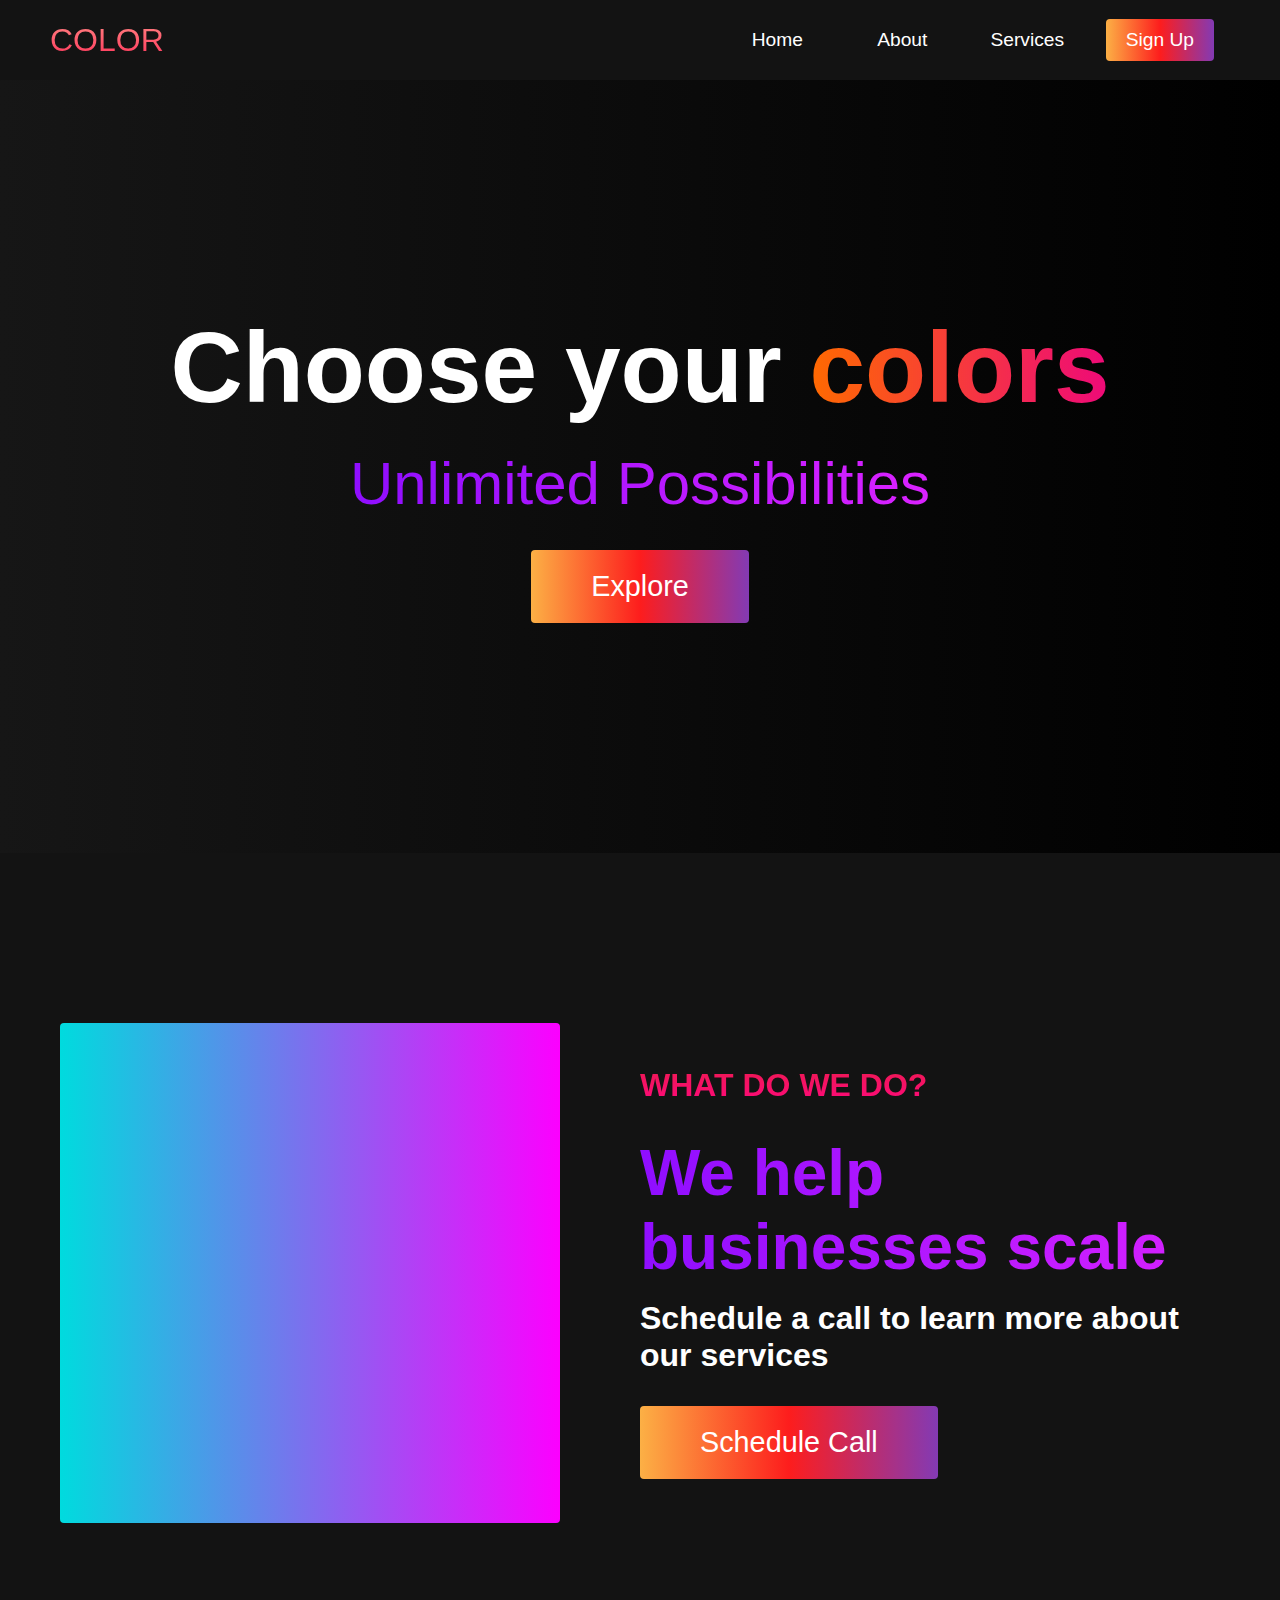
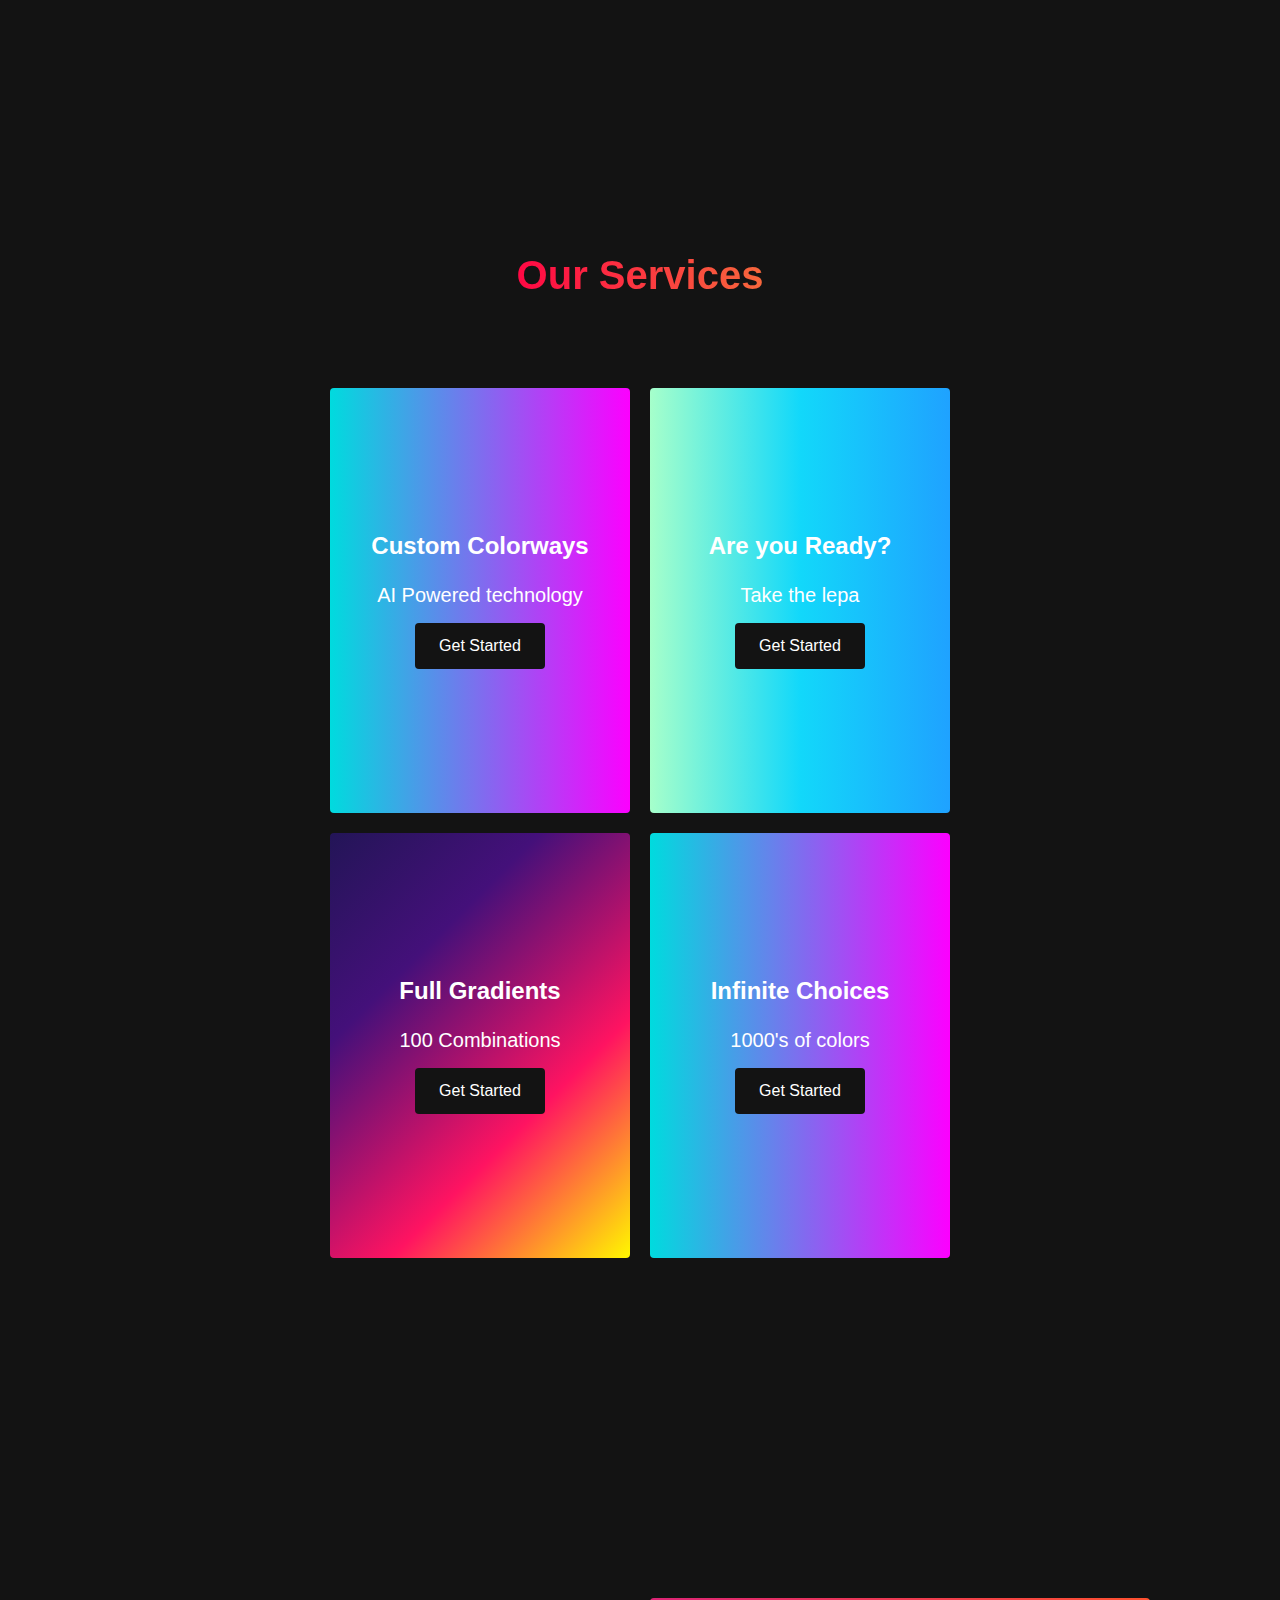
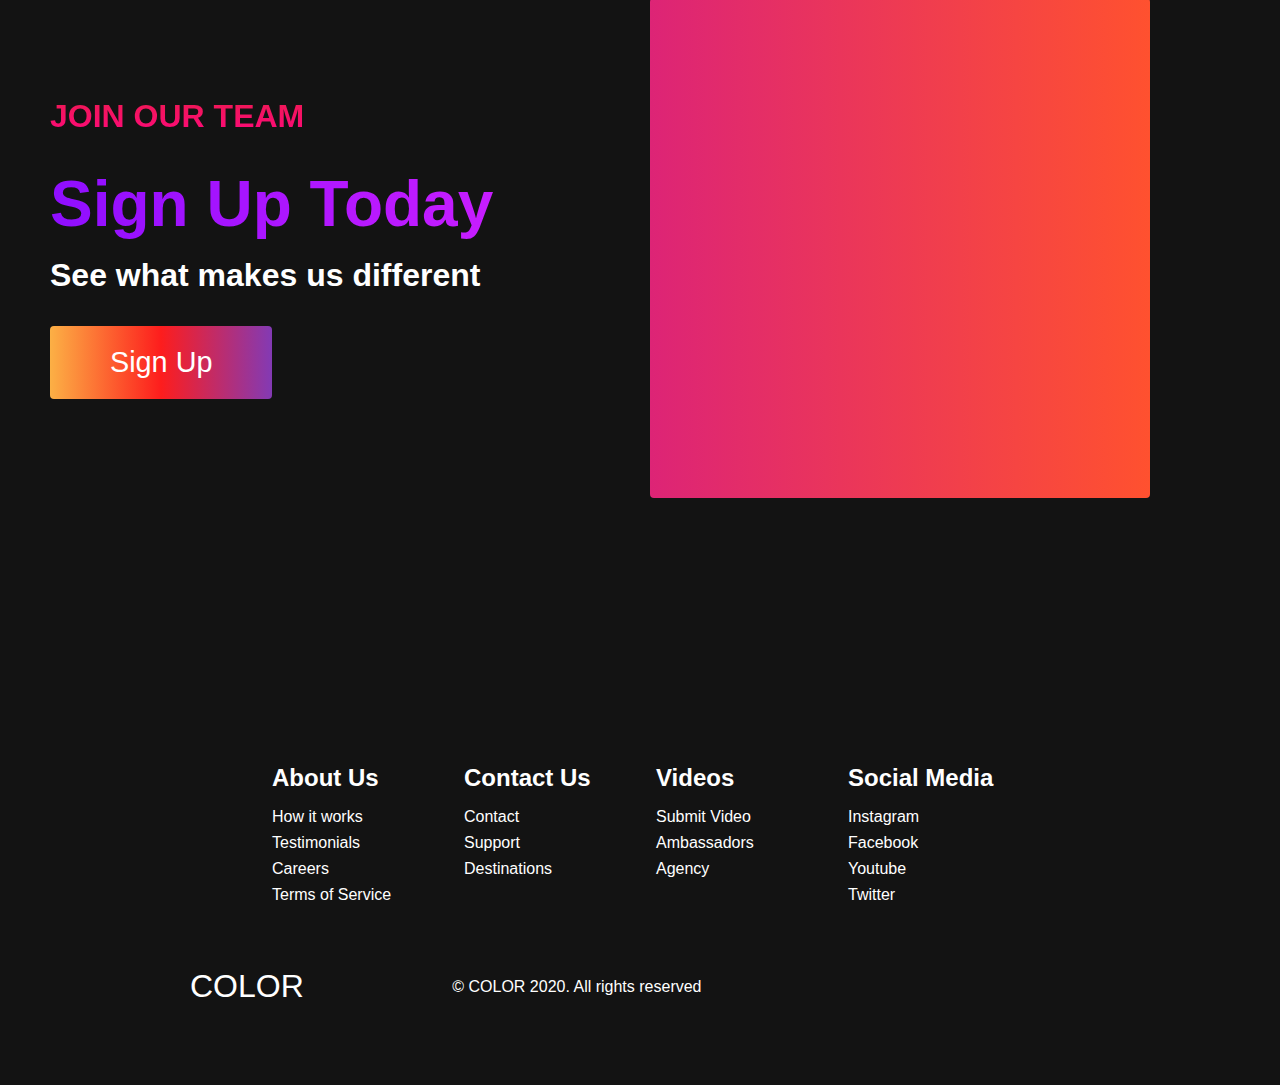
<file: Colors/index.html>
<!DOCTYPE html>
<html lang="en">
  <head>
    <meta charset="UTF-8" />
    <meta name="viewport" content="width=device-width, initial-scale=1.0" />
    <title>Scroll Website</title>
    <link rel="stylesheet" href="styles.css" />
    <link
      rel="stylesheet"
      href="https://use.fontawesome.com/releases/v5.14.0/css/all.css"
      integrity="sha384-HzLeBuhoNPvSl5KYnjx0BT+WB0QEEqLprO+NBkkk5gbc67FTaL7XIGa2w1L0Xbgc"
      crossorigin="anonymous"
    />
  </head>
  <body>
    <!-- Navbar Section -->
    <nav class="navbar">
      <div class="navbar__container">
        <a href="#home" id="navbar__logo">COLOR</a>
        <div class="navbar__toggle" id="mobile-menu">
          <span class="bar"></span> <span class="bar"></span>
          <span class="bar"></span>
        </div>
        <ul class="navbar__menu">
          <li class="navbar__item">
            <a href="#home" class="navbar__links" id="home-page">Home</a>
          </li>
          <li class="navbar__item">
            <a href="#about" class="navbar__links" id="about-page">About</a>
          </li>
          <li class="navbar__item">
            <a href="#services" class="navbar__links" id="services-page"
              >Services</a
            >
          </li>
          <li class="navbar__btn">
            <a href="#sign-up" class="button" id="signup">Sign Up</a>
          </li>
        </ul>
      </div>
    </nav>

    <!-- Hero Section -->
    <div class="hero" id="home">
      <div class="hero__container">
        <h1 class="hero__heading">Choose your <span>colors</span></h1>
        <p class="hero__description">Unlimited Possibilities</p>
        <button class="main__btn"><a href="#">Explore</a></button>
      </div>
    </div>

    <!-- About Section -->
    <div class="main" id="about">
      <div class="main__container">
        <div class="main__img--container">
          <div class="main__img--card"><i class="fas fa-layer-group"></i></div>
        </div>
        <div class="main__content">
          <h1>What do we do?</h1>
          <h2>We help businesses scale</h2>
          <p>Schedule a call to learn more about our services</p>
          <button class="main__btn"><a href="#">Schedule Call</a></button>
        </div>
      </div>
    </div>

    <!-- Services Section -->
    <div class="services" id="services">
      <h1>Our Services</h1>
      <div class="services__wrapper">
        <div class="services__card">
          <h2>Custom Colorways</h2>
          <p>AI Powered technology</p>
          <div class="services__btn"><button>Get Started</button></div>
        </div>
        <div class="services__card">
          <h2>Are you Ready?</h2>
          <p>Take the lepa</p>
          <div class="services__btn"><button>Get Started</button></div>
        </div>
        <div class="services__card">
          <h2>Full Gradients</h2>
          <p>100 Combinations</p>
          <div class="services__btn"><button>Get Started</button></div>
        </div>
        <div class="services__card">
          <h2>Infinite Choices</h2>
          <p>1000's of colors</p>
          <div class="services__btn"><button>Get Started</button></div>
        </div>
      </div>
    </div>

    <!-- Features Section -->
    <div class="main" id="sign-up">
      <div class="main__container">
        <div class="main__content">
          <h1>Join Our Team</h1>
          <h2>Sign Up Today</h2>
          <p>See what makes us different</p>
          <button class="main__btn"><a href="#">Sign Up</a></button>
        </div>
        <div class="main__img--container">
          <div class="main__img--card" id="card-2">
            <i class="fas fa-users"></i>
          </div>
        </div>
      </div>
    </div>

    <!-- Footer Section -->
    <div class="footer__container">
      <div class="footer__links">
        <div class="footer__link--wrapper">
          <div class="footer__link--items">
            <h2>About Us</h2>
            <a href="/sign__up">How it works</a> <a href="/">Testimonials</a>
            <a href="/">Careers</a> <a href="/">Terms of Service</a>
          </div>
          <div class="footer__link--items">
            <h2>Contact Us</h2>
            <a href="/">Contact</a> <a href="/">Support</a>
            <a href="/">Destinations</a>
          </div>
        </div>
        <div class="footer__link--wrapper">
          <div class="footer__link--items">
            <h2>Videos</h2>
            <a href="/">Submit Video</a> <a href="/">Ambassadors</a>
            <a href="/">Agency</a>
          </div>
          <div class="footer__link--items">
            <h2>Social Media</h2>
            <a href="/">Instagram</a> <a href="/">Facebook</a>
            <a href="/">Youtube</a> <a href="/">Twitter</a>
          </div>
        </div>
      </div>
      <section class="social__media">
        <div class="social__media--wrap">
          <div class="footer__logo">
            <a href="/" id="footer__logo">COLOR</a>
          </div>
          <p class="website__rights">© COLOR 2020. All rights reserved</p>
          <div class="social__icons">
            <a href="/" class="social__icon--link" target="_blank"
              ><i class="fab fa-facebook"></i
            ></a>
            <a href="/" class="social__icon--link"
              ><i class="fab fa-instagram"></i
            ></a>
            <a href="/" class="social__icon--link"
              ><i class="fab fa-youtube"></i
            ></a>
            <a href="/" class="social__icon--link"
              ><i class="fab fa-linkedin"></i
            ></a>
            <a href="/" class="social__icon--link"
              ><i class="fab fa-twitter"></i
            ></a>
          </div>
        </div>
      </section>
    </div>

    <script src="app.js"></script>
  </body>
</html>
</file>
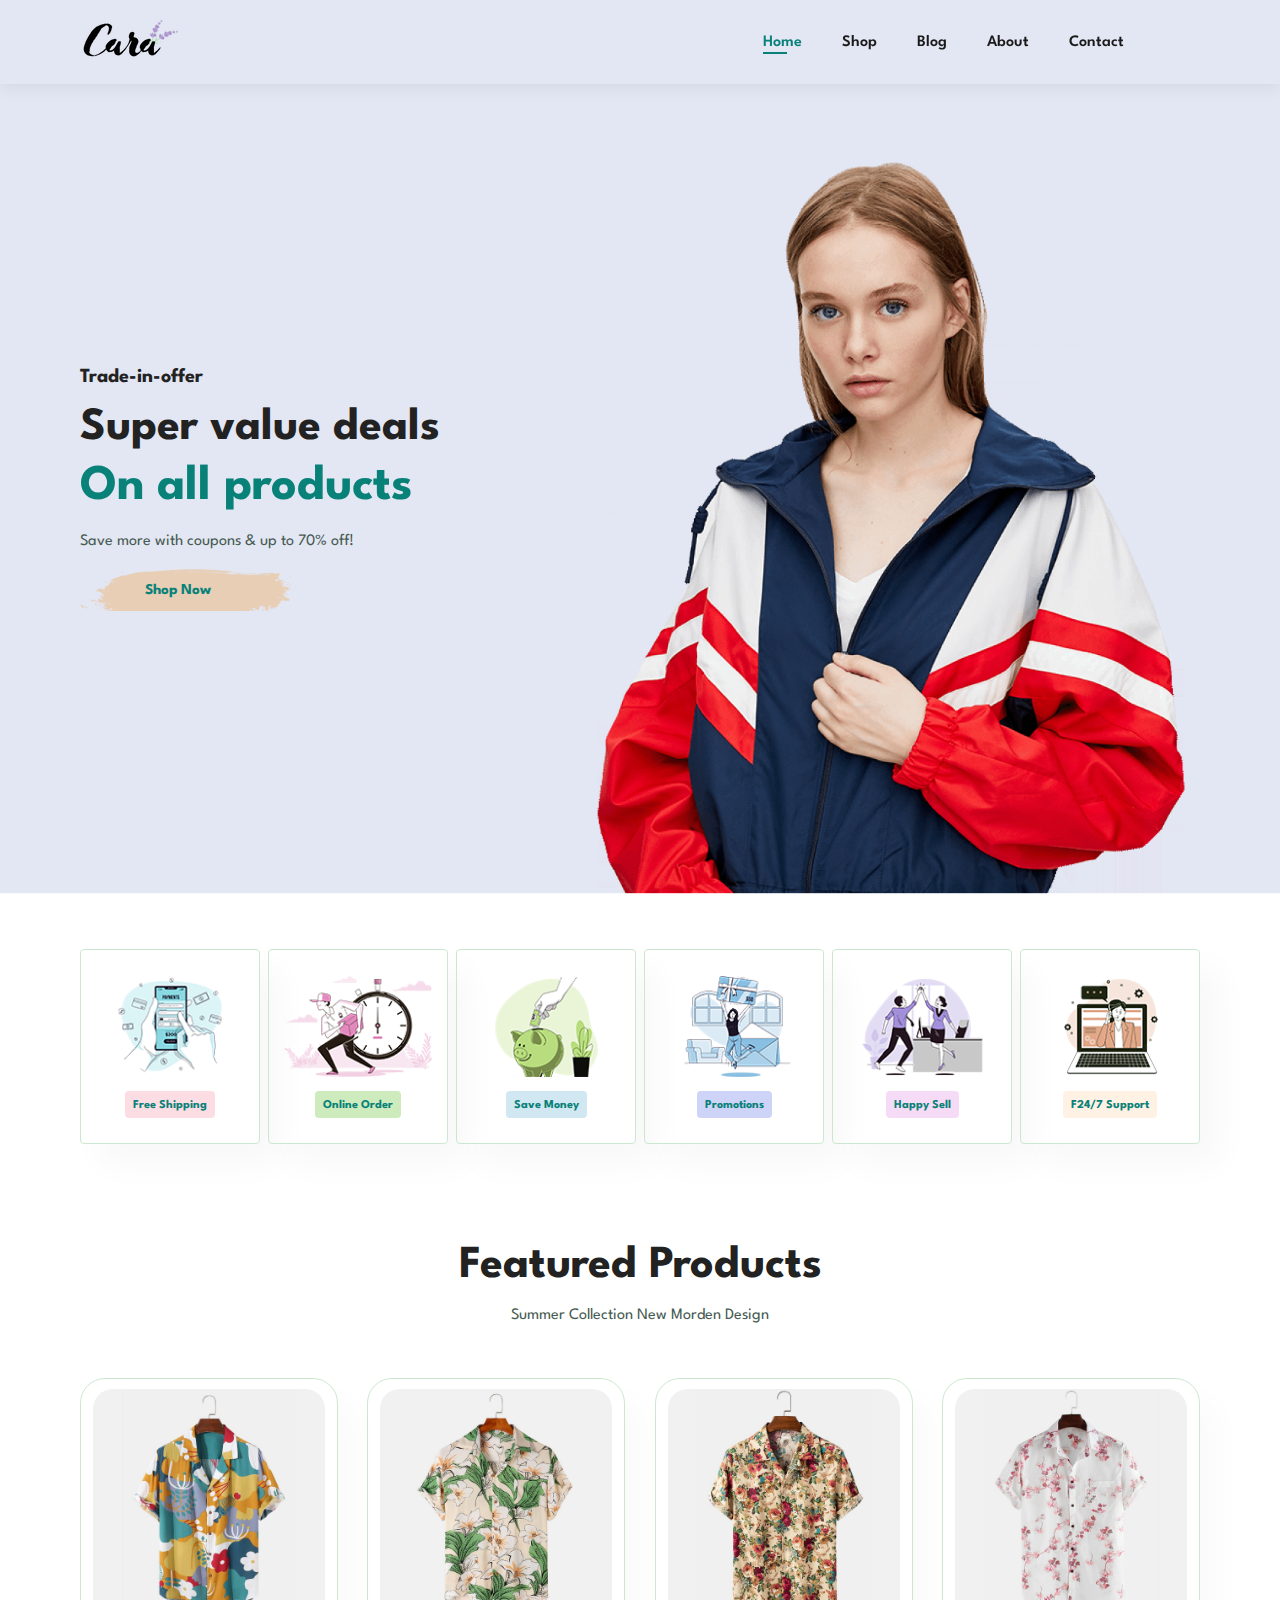
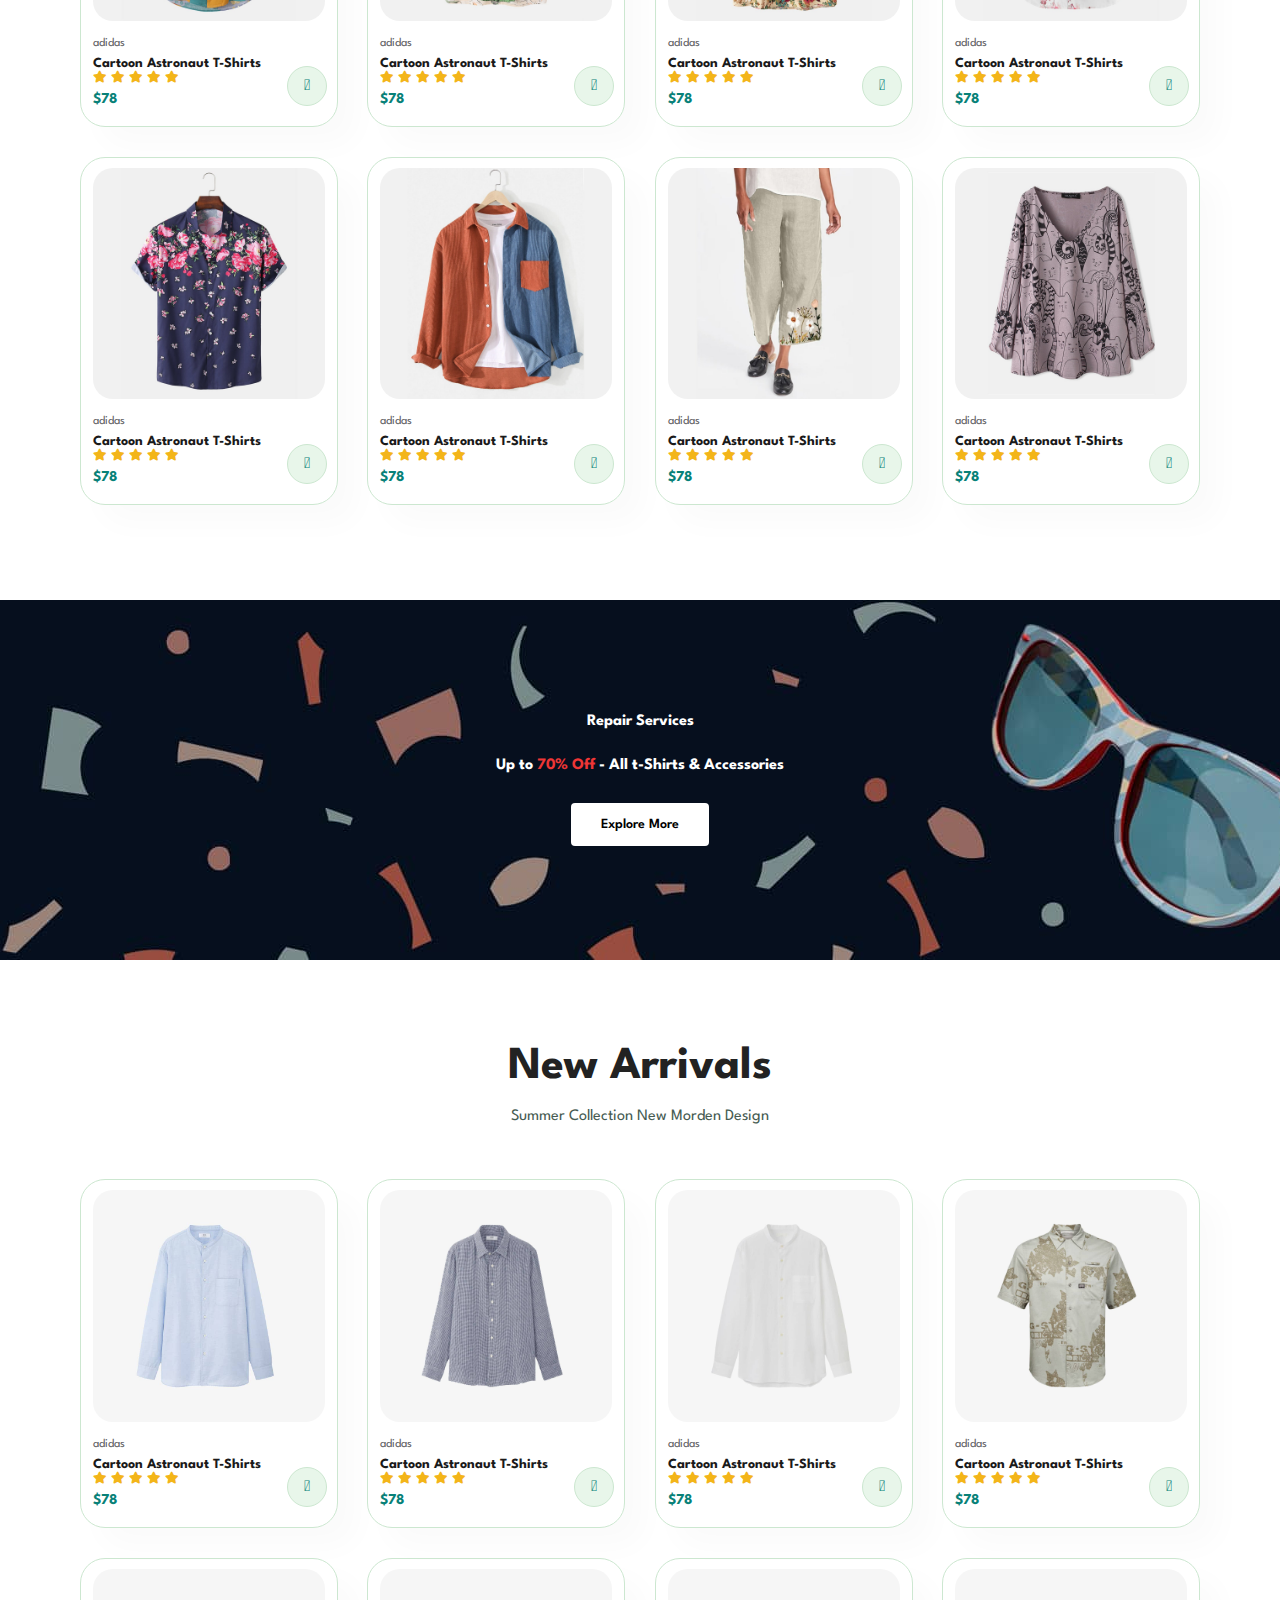
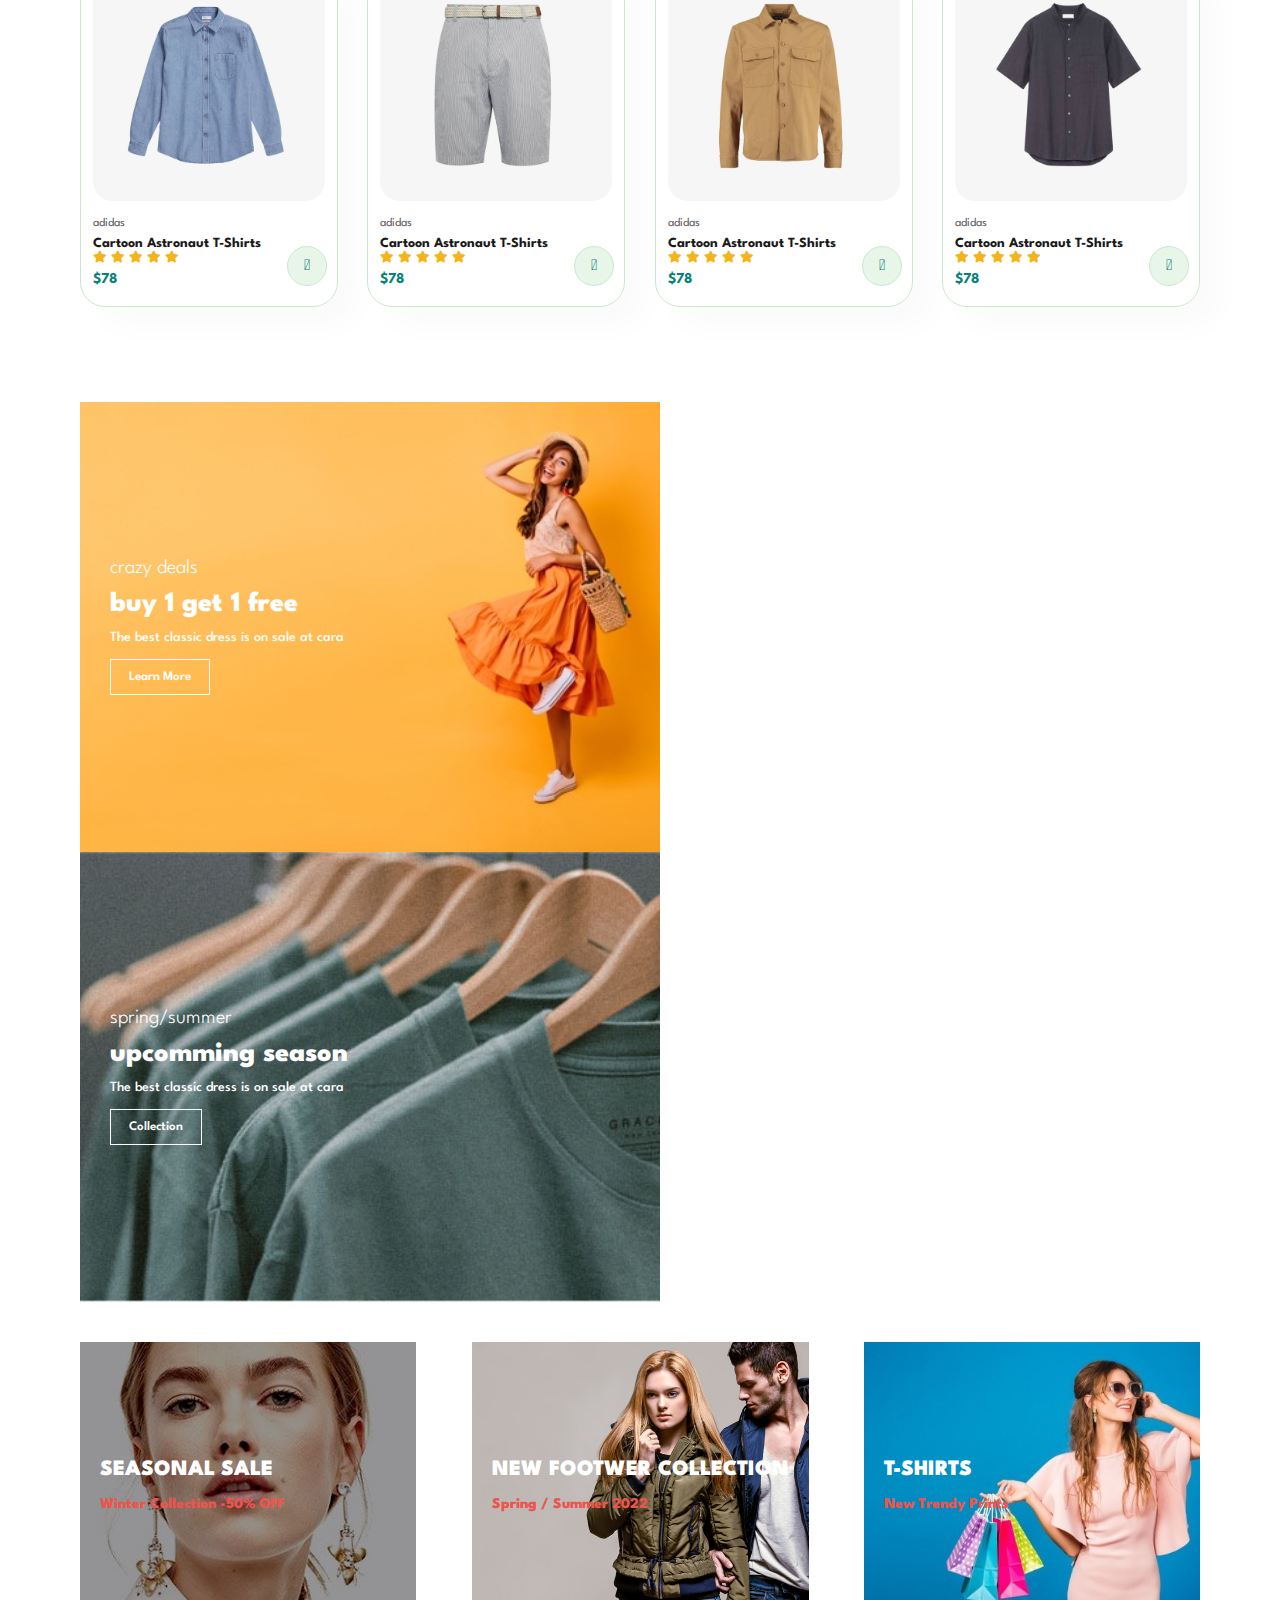
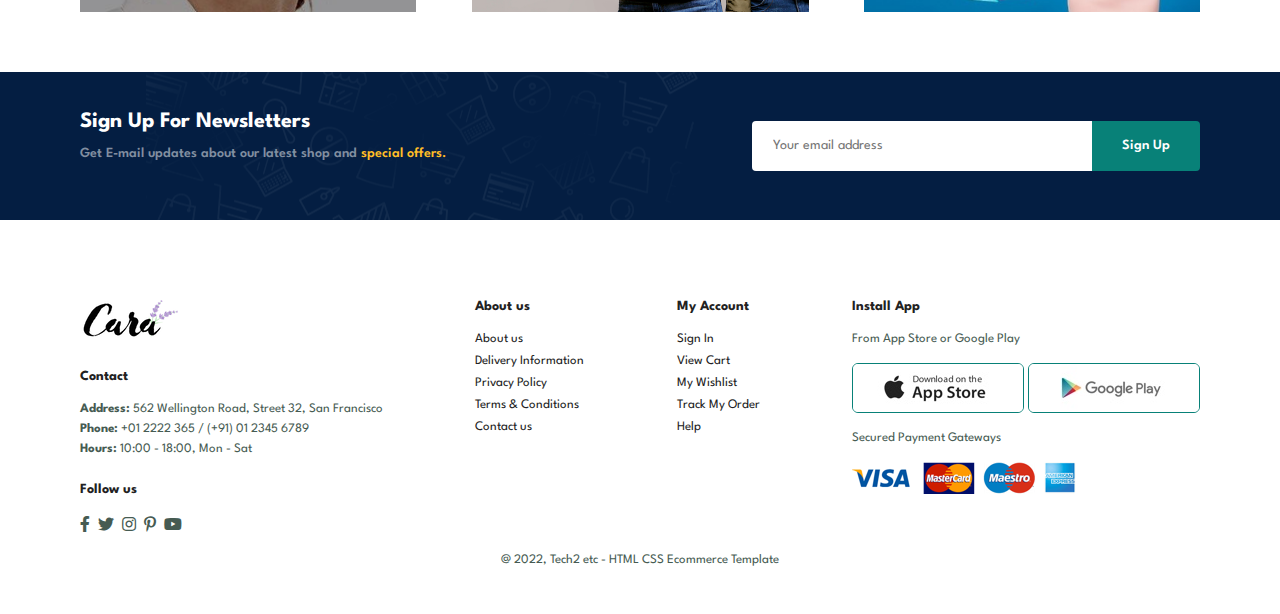
<file: E__Shop__Clothes/index.html>
<!DOCTYPE html>
<html lang="en">
<head>
    <meta charset="UTF-8">
    <meta http-equiv="X-UA-Compatible" content="IE=edge">
    <meta name="viewport" content="width=device-width, initial-scale=1.0">
    <title>Caza Shop</title>
    <link rel="stylesheet" href="https://pro.fontawesome.com/releases/v5.10.0/css/all.css">
    <link rel="icon" href="img/logo.png">
    <link rel="stylesheet" href="style.css">
</head>
<body>
    <!--navbar-->
    <section id="header">
        <a href="index.html"><img class="logo" src="img/logo.png" alt=""></a>
        <div>
            <ul id="navbar">
                <li><a class="active" href="index.html">Home</a></li>
                <li><a href="html/shop.html">Shop</a></li>
                <li><a href="html/blog.html">Blog</a></li>
                <li><a href="html/about.html">About</a></li>
                <li><a href="html/contact.html">Contact</a></li>
                <li id="lg-bag"><a href="html/cart.html"><i class="far fa-shopping-bag"></i></a></li>
                <a href="#" id="del"><i class="far fa-times"></i></a>
            </ul>
        </div>
        <!--navbar mobile-->
        <div id="mobile">
          <a href="html/cart.html"><i class="far fa-shopping-bag"></i></a>
          <i id="bar" class="fas fa-outdent"></i>
        </div>
    </section>
    <!--home-->
    <section id="hero">
        <h4>Trade-in-offer</h4>
        <h2>Super value deals</h2>
        <h1>On all products</h1>
        <p>Save more with coupons & up to 70% off!</p>
        <a href="html/shop.html"><button>Shop Now</button></a>
    </section>
    <!--feature-->
    <section id="feature" class="section-p1">
        <div class="fe-box">
            <img src="img/features/f1.png" alt="">
            <h6>Free Shipping</h6>
        </div>
        <div class="fe-box">
            <img src="img/features/f2.png" alt="">
            <h6>Online Order</h6>
        </div>
        <div class="fe-box">
            <img src="img/features/f3.png" alt="">
            <h6>Save Money</h6>
        </div>
        <div class="fe-box">
            <img src="img/features/f4.png" alt="">
            <h6>Promotions</h6>
        </div>
        <div class="fe-box">
            <img src="img/features/f5.png" alt="">
            <h6>Happy Sell</h6>
        </div>
        <div class="fe-box">
            <img src="img/features/f6.png" alt="">
            <h6>F24/7 Support</h6>
        </div>
    </section>
    <!--products-->
    <section id="product1" class="section-p1">
        <h2>Featured Products</h2>
        <p>Summer Collection New Morden Design</p>
        <div class="pro-container">
           <div class="pro">
              <img src="img/products/f1.jpg" alt="">
              <div class="des">
                <span>adidas</span>
                <h5>Cartoon Astronaut T-Shirts</h5>
                <div class="star">
                    <i class="fas fa-star"></i>
                    <i class="fas fa-star"></i>
                    <i class="fas fa-star"></i>
                    <i class="fas fa-star"></i>
                    <i class="fas fa-star"></i>
                </div>
                <h4>$78</h4>
              </div>
              <a href="#"><i class="fal fa-shopping-cart cart"></i></a>
           </div> 
           <div class="pro">
            <img src="img/products/f2.jpg" alt="">
            <div class="des">
              <span>adidas</span>
              <h5>Cartoon Astronaut T-Shirts</h5>
              <div class="star">
                  <i class="fas fa-star"></i>
                  <i class="fas fa-star"></i>
                  <i class="fas fa-star"></i>
                  <i class="fas fa-star"></i>
                  <i class="fas fa-star"></i>
              </div>
              <h4>$78</h4>
            </div>
            <a href="#"><i class="fal fa-shopping-cart cart"></i></a>
         </div> 
         <div class="pro">
            <img src="img/products/f3.jpg" alt="">
            <div class="des">
              <span>adidas</span>
              <h5>Cartoon Astronaut T-Shirts</h5>
              <div class="star">
                  <i class="fas fa-star"></i>
                  <i class="fas fa-star"></i>
                  <i class="fas fa-star"></i>
                  <i class="fas fa-star"></i>
                  <i class="fas fa-star"></i>
              </div>
              <h4>$78</h4>
            </div>
            <a href="#"><i class="fal fa-shopping-cart cart"></i></a>
         </div> 
         <div class="pro">
            <img src="img/products/f4.jpg" alt="">
            <div class="des">
              <span>adidas</span>
              <h5>Cartoon Astronaut T-Shirts</h5>
              <div class="star">
                  <i class="fas fa-star"></i>
                  <i class="fas fa-star"></i>
                  <i class="fas fa-star"></i>
                  <i class="fas fa-star"></i>
                  <i class="fas fa-star"></i>
              </div>
              <h4>$78</h4>
            </div>
            <a href="#"><i class="fal fa-shopping-cart cart"></i></a>
         </div> 
         <div class="pro">
            <img src="img/products/f5.jpg" alt="">
            <div class="des">
              <span>adidas</span>
              <h5>Cartoon Astronaut T-Shirts</h5>
              <div class="star">
                  <i class="fas fa-star"></i>
                  <i class="fas fa-star"></i>
                  <i class="fas fa-star"></i>
                  <i class="fas fa-star"></i>
                  <i class="fas fa-star"></i>
              </div>
              <h4>$78</h4>
            </div>
            <a href="#"><i class="fal fa-shopping-cart cart"></i></a>
         </div> 
         <div class="pro">
            <img src="img/products/f6.jpg" alt="">
            <div class="des">
              <span>adidas</span>
              <h5>Cartoon Astronaut T-Shirts</h5>
              <div class="star">
                  <i class="fas fa-star"></i>
                  <i class="fas fa-star"></i>
                  <i class="fas fa-star"></i>
                  <i class="fas fa-star"></i>
                  <i class="fas fa-star"></i>
              </div>
              <h4>$78</h4>
            </div>
            <a href="#"><i class="fal fa-shopping-cart cart"></i></a>
         </div> 
         <div class="pro">
            <img src="img/products/f7.jpg" alt="">
            <div class="des">
              <span>adidas</span>
              <h5>Cartoon Astronaut T-Shirts</h5>
              <div class="star">
                  <i class="fas fa-star"></i>
                  <i class="fas fa-star"></i>
                  <i class="fas fa-star"></i>
                  <i class="fas fa-star"></i>
                  <i class="fas fa-star"></i>
              </div>
              <h4>$78</h4>
            </div>
            <a href="#"><i class="fal fa-shopping-cart cart"></i></a>
         </div> 
         <div class="pro">
            <img src="img/products/f8.jpg" alt="">
            <div class="des">
              <span>adidas</span>
              <h5>Cartoon Astronaut T-Shirts</h5>
              <div class="star">
                  <i class="fas fa-star"></i>
                  <i class="fas fa-star"></i>
                  <i class="fas fa-star"></i>
                  <i class="fas fa-star"></i>
                  <i class="fas fa-star"></i>
              </div>
              <h4>$78</h4>
            </div>
            <a href="#"><i class="fal fa-shopping-cart cart"></i></a>
         </div> 
        </div>
    </section>
    <!--banner-->
    <section id="banner" class="section-m1">
        <h4>Repair Services</h4>
        <h2>Up to <span>70% Off</span> - All t-Shirts & Accessories</h2>
        <a href="html/shop.html"><button class="normal">Explore More</button></a>
    </section>
    <!--products-->
    <section id="product1" class="section-p1">
        <h2>New Arrivals</h2>
        <p>Summer Collection New Morden Design</p>
        <div class="pro-container">
           <div class="pro">
              <img src="img/products/n1.jpg" alt="">
              <div class="des">
                <span>adidas</span>
                <h5>Cartoon Astronaut T-Shirts</h5>
                <div class="star">
                    <i class="fas fa-star"></i>
                    <i class="fas fa-star"></i>
                    <i class="fas fa-star"></i>
                    <i class="fas fa-star"></i>
                    <i class="fas fa-star"></i>
                </div>
                <h4>$78</h4>
              </div>
              <a href="#"><i class="fal fa-shopping-cart cart"></i></a>
           </div> 
           <div class="pro">
            <img src="img/products/n2.jpg" alt="">
            <div class="des">
              <span>adidas</span>
              <h5>Cartoon Astronaut T-Shirts</h5>
              <div class="star">
                  <i class="fas fa-star"></i>
                  <i class="fas fa-star"></i>
                  <i class="fas fa-star"></i>
                  <i class="fas fa-star"></i>
                  <i class="fas fa-star"></i>
              </div>
              <h4>$78</h4>
            </div>
            <a href="#"><i class="fal fa-shopping-cart cart"></i></a>
         </div> 
         <div class="pro">
            <img src="img/products/n3.jpg" alt="">
            <div class="des">
              <span>adidas</span>
              <h5>Cartoon Astronaut T-Shirts</h5>
              <div class="star">
                  <i class="fas fa-star"></i>
                  <i class="fas fa-star"></i>
                  <i class="fas fa-star"></i>
                  <i class="fas fa-star"></i>
                  <i class="fas fa-star"></i>
              </div>
              <h4>$78</h4>
            </div>
            <a href="#"><i class="fal fa-shopping-cart cart"></i></a>
         </div> 
         <div class="pro">
            <img src="img/products/n4.jpg" alt="">
            <div class="des">
              <span>adidas</span>
              <h5>Cartoon Astronaut T-Shirts</h5>
              <div class="star">
                  <i class="fas fa-star"></i>
                  <i class="fas fa-star"></i>
                  <i class="fas fa-star"></i>
                  <i class="fas fa-star"></i>
                  <i class="fas fa-star"></i>
              </div>
              <h4>$78</h4>
            </div>
            <a href="#"><i class="fal fa-shopping-cart cart"></i></a>
         </div> 
         <div class="pro">
            <img src="img/products/n5.jpg" alt="">
            <div class="des">
              <span>adidas</span>
              <h5>Cartoon Astronaut T-Shirts</h5>
              <div class="star">
                  <i class="fas fa-star"></i>
                  <i class="fas fa-star"></i>
                  <i class="fas fa-star"></i>
                  <i class="fas fa-star"></i>
                  <i class="fas fa-star"></i>
              </div>
              <h4>$78</h4>
            </div>
            <a href="#"><i class="fal fa-shopping-cart cart"></i></a>
         </div> 
         <div class="pro">
            <img src="img/products/n6.jpg" alt="">
            <div class="des">
              <span>adidas</span>
              <h5>Cartoon Astronaut T-Shirts</h5>
              <div class="star">
                  <i class="fas fa-star"></i>
                  <i class="fas fa-star"></i>
                  <i class="fas fa-star"></i>
                  <i class="fas fa-star"></i>
                  <i class="fas fa-star"></i>
              </div>
              <h4>$78</h4>
            </div>
            <a href="#"><i class="fal fa-shopping-cart cart"></i></a>
         </div> 
         <div class="pro">
            <img src="img/products/n7.jpg" alt="">
            <div class="des">
              <span>adidas</span>
              <h5>Cartoon Astronaut T-Shirts</h5>
              <div class="star">
                  <i class="fas fa-star"></i>
                  <i class="fas fa-star"></i>
                  <i class="fas fa-star"></i>
                  <i class="fas fa-star"></i>
                  <i class="fas fa-star"></i>
              </div>
              <h4>$78</h4>
            </div>
            <a href="#"><i class="fal fa-shopping-cart cart"></i></a>
         </div> 
         <div class="pro">
            <img src="img/products/n8.jpg" alt="">
            <div class="des">
              <span>adidas</span>
              <h5>Cartoon Astronaut T-Shirts</h5>
              <div class="star">
                  <i class="fas fa-star"></i>
                  <i class="fas fa-star"></i>
                  <i class="fas fa-star"></i>
                  <i class="fas fa-star"></i>
                  <i class="fas fa-star"></i>
              </div>
              <h4>$78</h4>
            </div>
            <a href="#"><i class="fal fa-shopping-cart cart"></i></a>
         </div> 
        </div>
    </section>
    <!--sm-banner-->
    <section id="sm-banner" class="section-p1">
      <div class="banner-box">
        <h4>crazy deals</h4>
        <h2>buy 1 get 1 free</h2>
        <span>The best classic dress is on sale at cara</span>
        <a href="html/shop.html"><button class="white">Learn More</button></a>
      </div>
      <div class="banner-box banner-box2">
        <h4>spring/summer</h4>
        <h2>upcomming season</h2>
        <span>The best classic dress is on sale at cara</span>
        <a href="html/shop.html"><button class="white">Collection</button></a>
      </div>
    </section>
    <!--banner3-->
    <section id="banner3">
      <div class="banner-box">
        <h2>SEASONAL SALE</h2>
        <h3>Winter Collection -50% OFF</h3>
      </div>
      <div class="banner-box banner-box2">
        <h2>NEW FOOTWER COLLECTION</h2>
        <h3>Spring / Summer 2022</h3>
      </div>
      <div class="banner-box banner-box3">
        <h2>T-SHIRTS</h2>
        <h3>New Trendy Prints</h3>
      </div>
    </section>
    <!--newsletter-->
    <section id="newsletter" class="section-p1 section-m1">
      <div class="newstext">
        <h4>Sign Up For Newsletters</h4>
        <p>Get E-mail updates about our latest shop and <span>special offers.</span></p>
      </div>
      <div class="form">
        <input type="text" placeholder="Your email address">
        <button class="normal">Sign Up</button>
      </div>
    </section>
    <!--footer-->
    <footer class="section-p1">
      <div class="col">
        <!--contact-->
        <img class="logo" src="img/logo.png" alt="">
        <h4>Contact</h4>
        <p><strong>Address:</strong> 562 Wellington Road, Street 32, San Francisco</p>
        <p><strong>Phone:</strong> +01 2222 365 / (+91) 01 2345 6789</p>
        <p><strong>Hours:</strong> 10:00 - 18:00, Mon - Sat</p>
        <!--follow icon-->
        <div class="follow">
          <h4>Follow us</h4>
          <i class="fab fa-facebook-f"></i>
          <i class="fab fa-twitter"></i>
          <i class="fab fa-instagram"></i>
          <i class="fab fa-pinterest-p"></i>
          <i class="fab fa-youtube"></i>
        </div>
      </div>
      <!--about link-->
      <div class="col">
          <h4>About us</h4>
          <a href="#">About us</a>
          <a href="#">Delivery Information</a>
          <a href="#">Privacy Policy</a>
          <a href="#">Terms & Conditions</a>
          <a href="#">Contact us</a>
      </div>
      <!--my account-->
      <div class="col">
        <h4>My Account</h4>
        <a href="#">Sign In</a>
        <a href="#">View Cart</a>
        <a href="#">My Wishlist</a>
        <a href="#">Track My Order</a>
        <a href="#">Help</a>
    </div>
    <!--install apps and pay-->
    <div class="col install">
        <!--install app-->
        <h4>Install App</h4>
        <p>From App  Store or Google Play</p>
        <div class="row">
          <img src="img/pay/app.jpg" alt="">
          <img src="img/pay/play.jpg" alt="">
        </div>
        <!--pay-->
        <p>Secured Payment Gateways</p>
        <img src="img/pay/pay.png" alt="">
    </div>
    <!--copyright-->
    <div class="copyright">
      <p>@ 2022, Tech2 etc - HTML CSS Ecommerce Template</p>
    </div>
    </footer>


    <script src="index.js"></script>
</body>
</html>
</file>
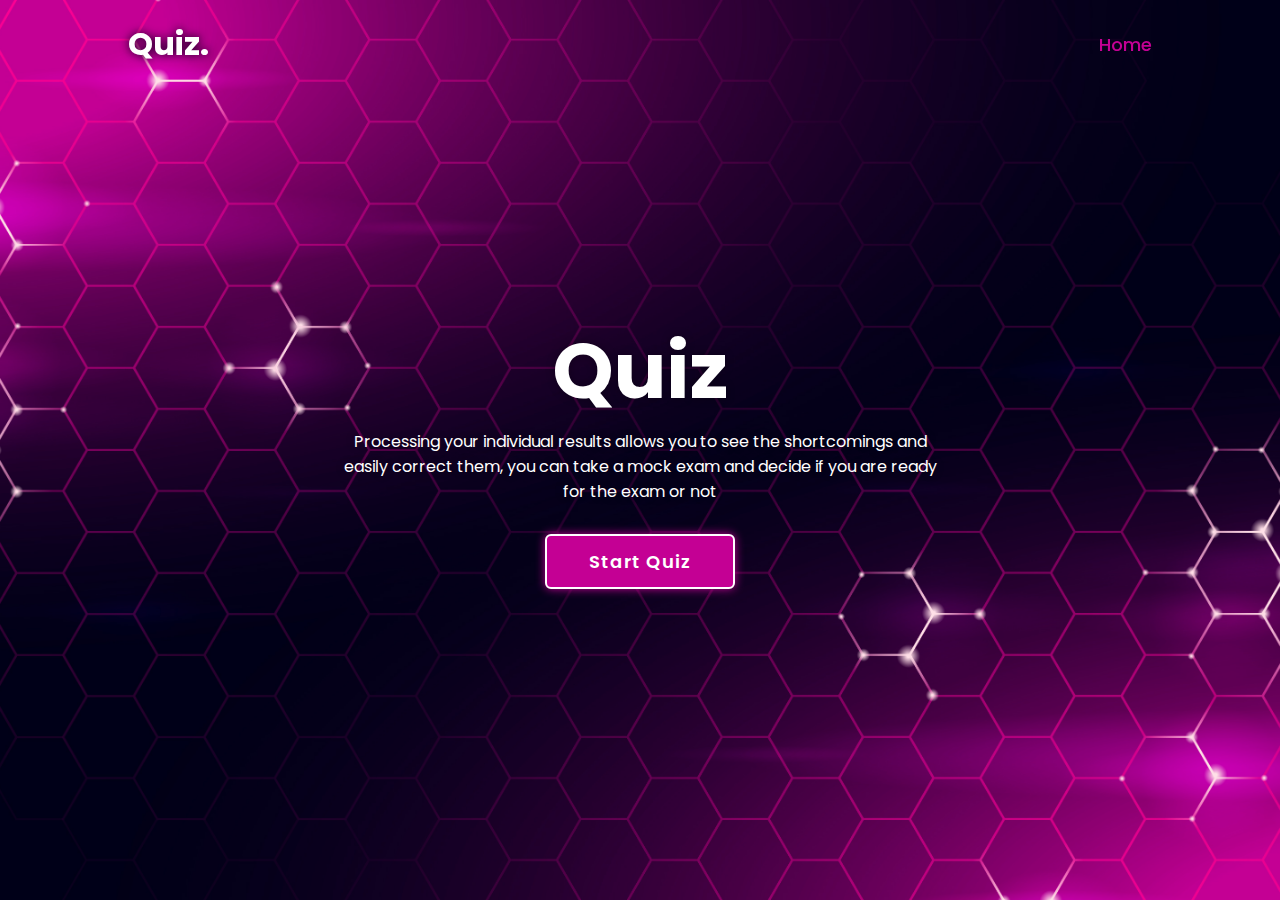
<file: Quiz/index.html>
<!DOCTYPE html>
<html lang="en">
<head>
    <meta charset="UTF-8">
    <meta name="viewport" content="width=device-width, initial-scale=1.0">
    <title>Quiz</title>
    <!--link to css file-->
    <link rel="stylesheet" href="style.css">
</head>
<body>
    <!--main-->
    <main class="main">
        <!--header-->
        <header class="header">
            <a href="#" class="logo">Quiz.</a>
            <nav class="navbar">
                <a href="#" class="active">Home</a>
            </nav>
        </header>

        <!--container-->
        <div class="container">
            <!--quiz-->
            <section class="quiz-section">
                <div class="quiz-box">
                    <h1>Codehal Quiz</h1>
                    <div class="quiz-header">
                        <span>Quiz Website Tutorials</span>
                        <span class="header-score">Score: 0 / 5</span>
                    </div>
                    <h2 class="question-text">What does HTML stand for?</h2>
                    <div class="option-list">
                        <!-- <div class="option">
                            <span>A. Hyper Type Multi Language</span>
                        </div>
                        <div class="option">
                            <span>B. Hyper Text Multiple Language</span>
                        </div>
                        <div class="option">
                            <span>C. Hyper Text Markup Language</span>
                        </div>
                        <div class="option">
                            <span>D. Home Text Multi Language</span>
                        </div> -->
                    </div>
                    <div class="quiz-footer">
                        <span class="question-total">1 of 5 Questions</span>
                        <button class="next-btn">Next</button>
                    </div>
                </div>

                <!--result quiz-->
                <div class="result-box">
                    <h2>Quiz Result!</h2>
                    <div class="percentage-container">
                        <div class="circular-progress">
                            <span class="progress-value">0%</span>
                        </div>
                        <span class="score-text">Your Score 0 out of 5</span>
                    </div>
                    <div class="buttons">
                        <button class="tryAgain-btn">Try Again</button>
                        <button class="goHome-btn">Go To Home</button>
                    </div>
                </div>
            </section>

            <!--home-->
            <section class="home">
                <div class="home-content">
                    <h1>Quiz</h1>
                    <p>Processing your individual results allows you to see the shortcomings and easily correct them, you can take a mock exam and decide if you are ready for the exam or not</p>
                    <button class="start-btn">Start Quiz</button>
                </div>
            </section>
        </div>
    </main>

    <!--popup-->
    <div class="popup-info">
        <h2>Quiz Guide</h2>
        <span class="info">1. Once you select your answer, you can't reselect.</span>
        <span class="info">2. You cannot exit the Quiz once you have answered the questions.</span>
        <span class="info">3. You'll get points on the basis of your correct answers.</span>
        <div class="btn-group">
            <button class="info-btn exit-btn">Exit Quiz</button>
            <a href="#" class="info-btn continue-btn">Continue</a>
        </div>
    </div>

    <!--link to js files-->
    <script src="question.js"></script>
    <script src="script.js"></script>
</body>
</html>
</file>
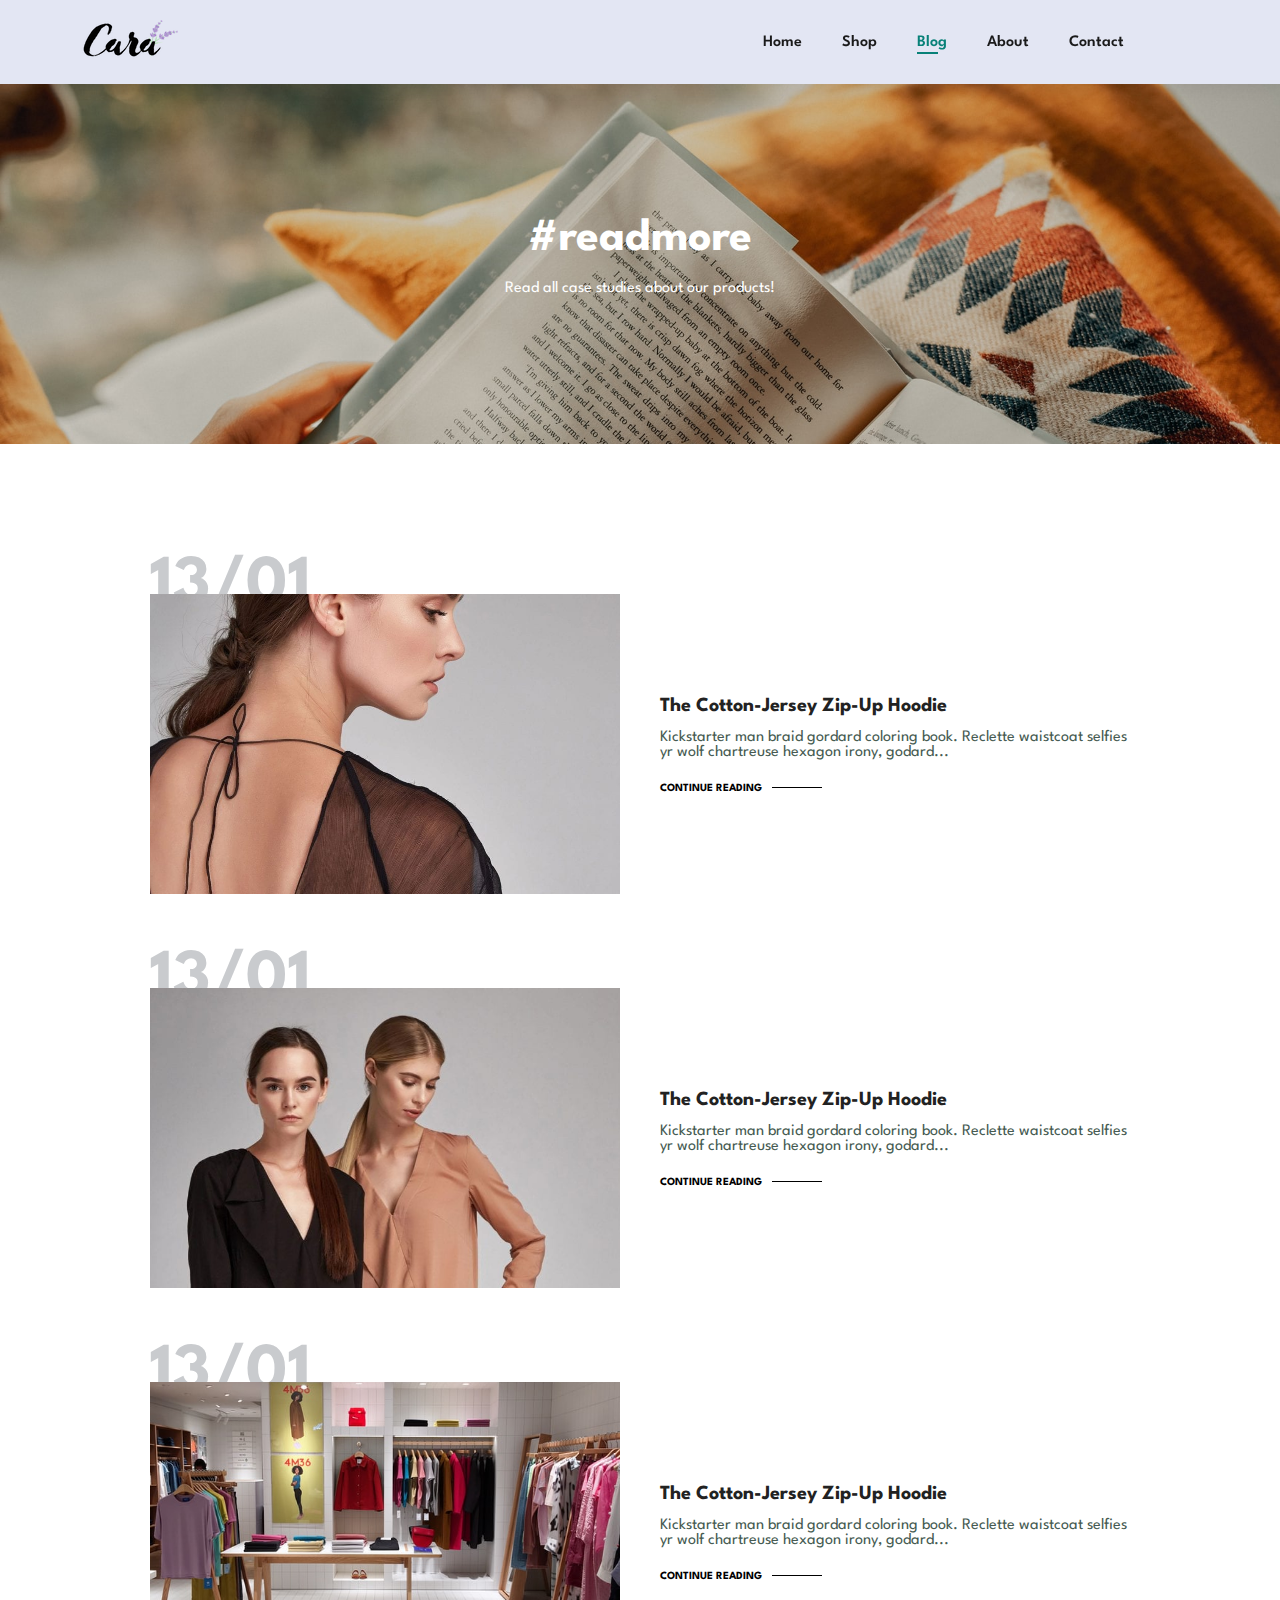
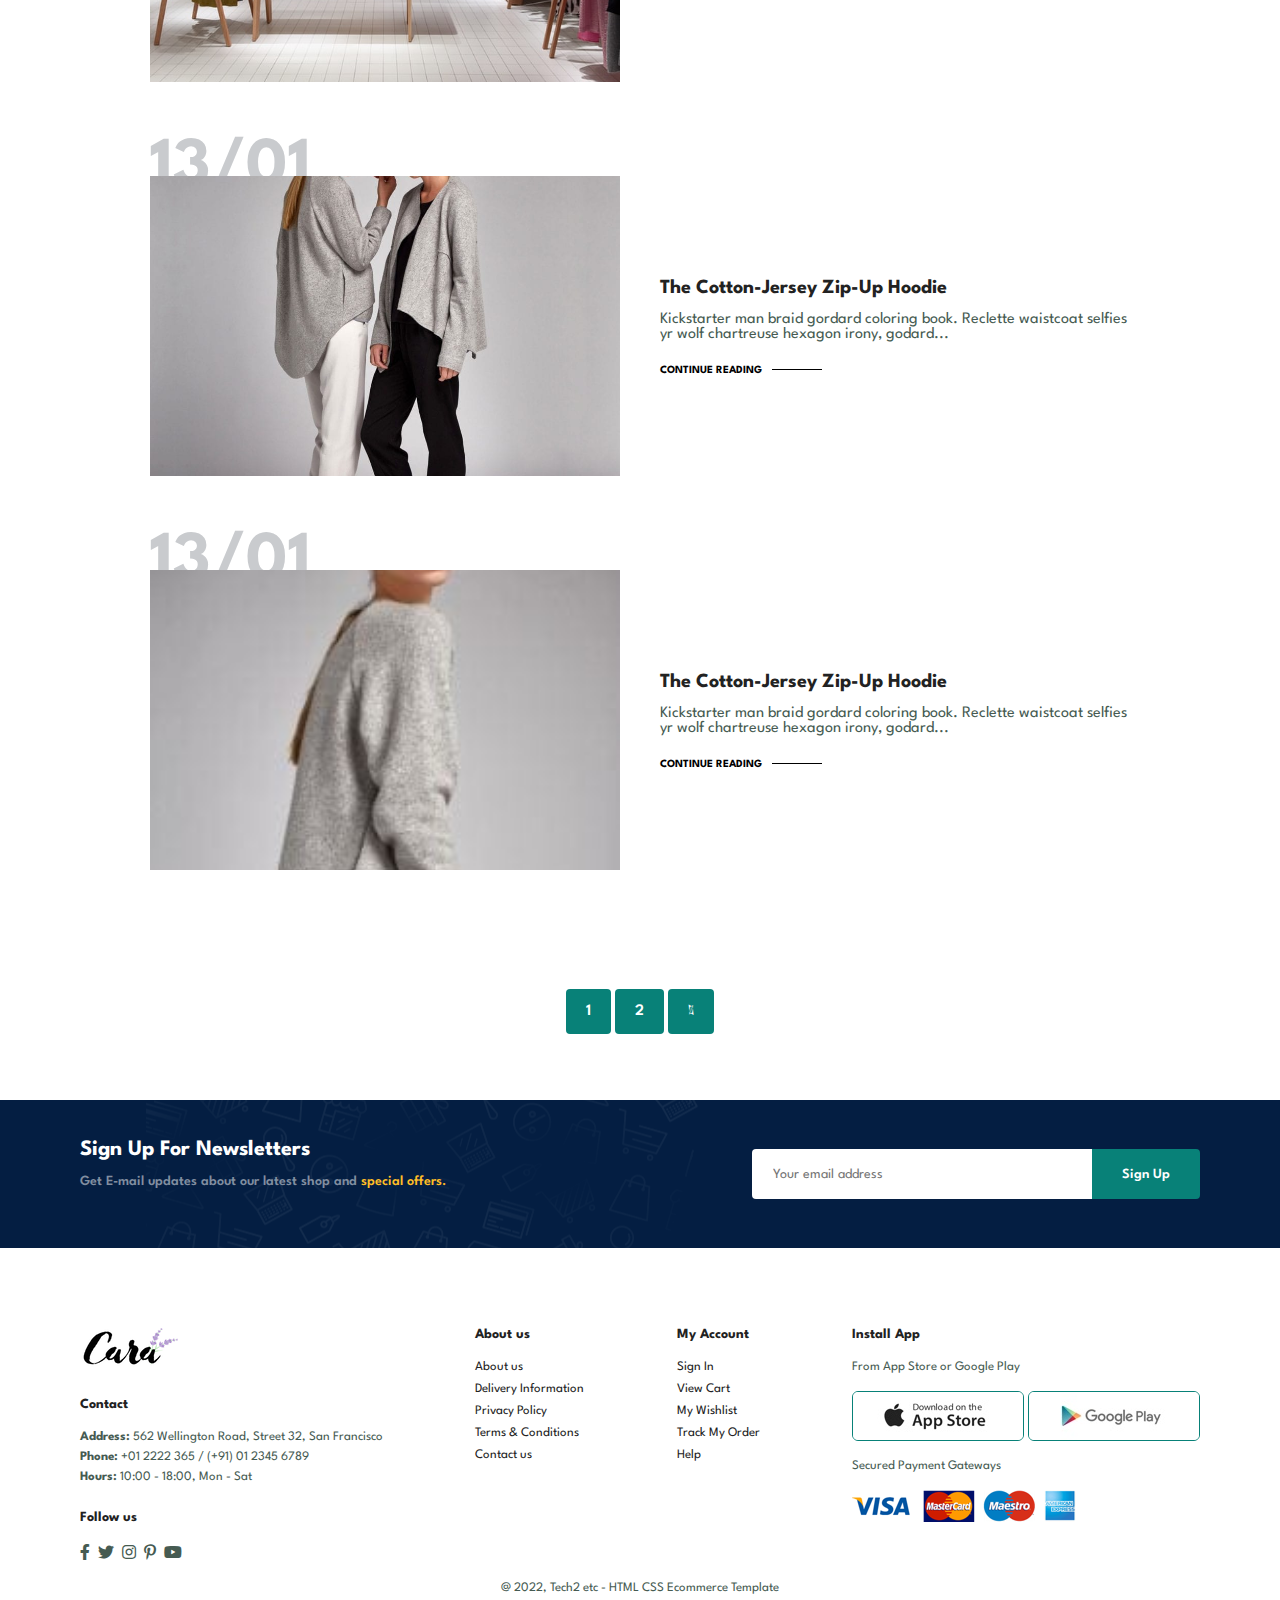
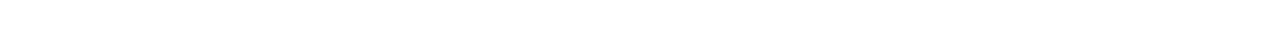
<file: E__Shop__Clothes/html/blog.html>
<!DOCTYPE html>
<html lang="en">
<head>
    <meta charset="UTF-8">
    <meta http-equiv="X-UA-Compatible" content="IE=edge">
    <meta name="viewport" content="width=device-width, initial-scale=1.0">
    <title>Caza Shop</title>
    <link rel="stylesheet" href="https://pro.fontawesome.com/releases/v5.10.0/css/all.css">
    <link rel="icon" href="../img/logo.png">
    <link rel="stylesheet" href="../style.css">
</head>
<body>
    <!--navbar-->
    <section id="header">
        <a href="../index.html"><img class="logo" src="../img/logo.png" alt=""></a>
        <div>
            <ul id="navbar">
                <li><a href="../index.html">Home</a></li>
                <li><a href="../html/shop.html">Shop</a></li>
                <li><a class="active" href="../html/blog.html">Blog</a></li>
                <li><a href="../html/about.html">About</a></li>
                <li><a href="../html/contact.html">Contact</a></li>
                <li id="lg-bag"><a href="../html/cart.html"><i class="far fa-shopping-bag"></i></a></li>
                <a href="#" id="del"><i class="far fa-times"></i></a>
            </ul>
        </div>
        <!--navbar mobile-->
        <div id="mobile">
          <a href="../html/cart.html"><i class="far fa-shopping-bag"></i></a>
          <i id="bar" class="fas fa-outdent"></i>
        </div>
    </section>
    <!--blog-->

    <!--blog image-->
    <section id="page-header" class="blog-header">
        <h2>#readmore</h2>
        <p>Read all case studies about our products!</p>
    </section>
    <!--blog blocks-->
    <section id="blog">
        <div class="blog-box">
            <div class="blog-img">
                <img src="../img/blog/b1.jpg" alt="">
            </div>
            <div class="blog-details">
                <h4>The Cotton-Jersey Zip-Up Hoodie</h4>
                <p>Kickstarter man braid gordard coloring book. Reclette waistcoat selfies yr wolf chartreuse hexagon irony, godard...</p>
                <a href="#">CONTINUE READING</a>
            </div>
            <h1>13/01</h1>
        </div>
        <div class="blog-box">
            <div class="blog-img">
                <img src="../img/blog/b2.jpg" alt="">
            </div>
            <div class="blog-details">
                <h4>The Cotton-Jersey Zip-Up Hoodie</h4>
                <p>Kickstarter man braid gordard coloring book. Reclette waistcoat selfies yr wolf chartreuse hexagon irony, godard...</p>
                <a href="#">CONTINUE READING</a>
            </div>
            <h1>13/01</h1>
        </div>
        <div class="blog-box">
            <div class="blog-img">
                <img src="../img/blog/b3.jpg" alt="">
            </div>
            <div class="blog-details">
                <h4>The Cotton-Jersey Zip-Up Hoodie</h4>
                <p>Kickstarter man braid gordard coloring book. Reclette waistcoat selfies yr wolf chartreuse hexagon irony, godard...</p>
                <a href="#">CONTINUE READING</a>
            </div>
            <h1>13/01</h1>
        </div>
        <div class="blog-box">
            <div class="blog-img">
                <img src="../img/blog/b4.jpg" alt="">
            </div>
            <div class="blog-details">
                <h4>The Cotton-Jersey Zip-Up Hoodie</h4>
                <p>Kickstarter man braid gordard coloring book. Reclette waistcoat selfies yr wolf chartreuse hexagon irony, godard...</p>
                <a href="#">CONTINUE READING</a>
            </div>
            <h1>13/01</h1>
        </div>
        <div class="blog-box">
            <div class="blog-img">
                <img src="../img/blog/b5.jpg" alt="">
            </div>
            <div class="blog-details">
                <h4>The Cotton-Jersey Zip-Up Hoodie</h4>
                <p>Kickstarter man braid gordard coloring book. Reclette waistcoat selfies yr wolf chartreuse hexagon irony, godard...</p>
                <a href="#">CONTINUE READING</a>
            </div>
            <h1>13/01</h1>
        </div>
    </section>
    <!--pagination-->
    <section id="pagination" class="section-p1">
        <a href="#">1</a>
        <a href="#">2</a>
        <a href="#"><i class="fal fa-long-arrow-alt-right"></i></a>
    </section>
    <!--newsletter-->
    <section id="newsletter" class="section-p1 section-m1">
      <div class="newstext">
        <h4>Sign Up For Newsletters</h4>
        <p>Get E-mail updates about our latest shop and <span>special offers.</span></p>
      </div>
      <div class="form">
        <input type="text" placeholder="Your email address">
        <button class="normal">Sign Up</button>
      </div>
    </section>
    <!--footer-->
    <footer class="section-p1">
      <div class="col">
        <!--contact-->
        <img class="logo" src="../img/logo.png" alt="">
        <h4>Contact</h4>
        <p><strong>Address:</strong> 562 Wellington Road, Street 32, San Francisco</p>
        <p><strong>Phone:</strong> +01 2222 365 / (+91) 01 2345 6789</p>
        <p><strong>Hours:</strong> 10:00 - 18:00, Mon - Sat</p>
        <!--follow icon-->
        <div class="follow">
          <h4>Follow us</h4>
          <i class="fab fa-facebook-f"></i>
          <i class="fab fa-twitter"></i>
          <i class="fab fa-instagram"></i>
          <i class="fab fa-pinterest-p"></i>
          <i class="fab fa-youtube"></i>
        </div>
      </div>
      <!--about link-->
      <div class="col">
          <h4>About us</h4>
          <a href="#">About us</a>
          <a href="#">Delivery Information</a>
          <a href="#">Privacy Policy</a>
          <a href="#">Terms & Conditions</a>
          <a href="#">Contact us</a>
      </div>
      <!--my account-->
      <div class="col">
        <h4>My Account</h4>
        <a href="#">Sign In</a>
        <a href="#">View Cart</a>
        <a href="#">My Wishlist</a>
        <a href="#">Track My Order</a>
        <a href="#">Help</a>
    </div>
    <!--install apps and pay-->
    <div class="col install">
        <!--install app-->
        <h4>Install App</h4>
        <p>From App  Store or Google Play</p>
        <div class="row">
          <img src="../img/pay/app.jpg" alt="">
          <img src="../img/pay/play.jpg" alt="">
        </div>
        <!--pay-->
        <p>Secured Payment Gateways</p>
        <img src="../img/pay/pay.png" alt="">
    </div>
    <!--copyright-->
    <div class="copyright">
      <p>@ 2022, Tech2 etc - HTML CSS Ecommerce Template</p>
    </div>
    </footer>


    <script src="../index.js"></script>
</body>
</html>
</file>
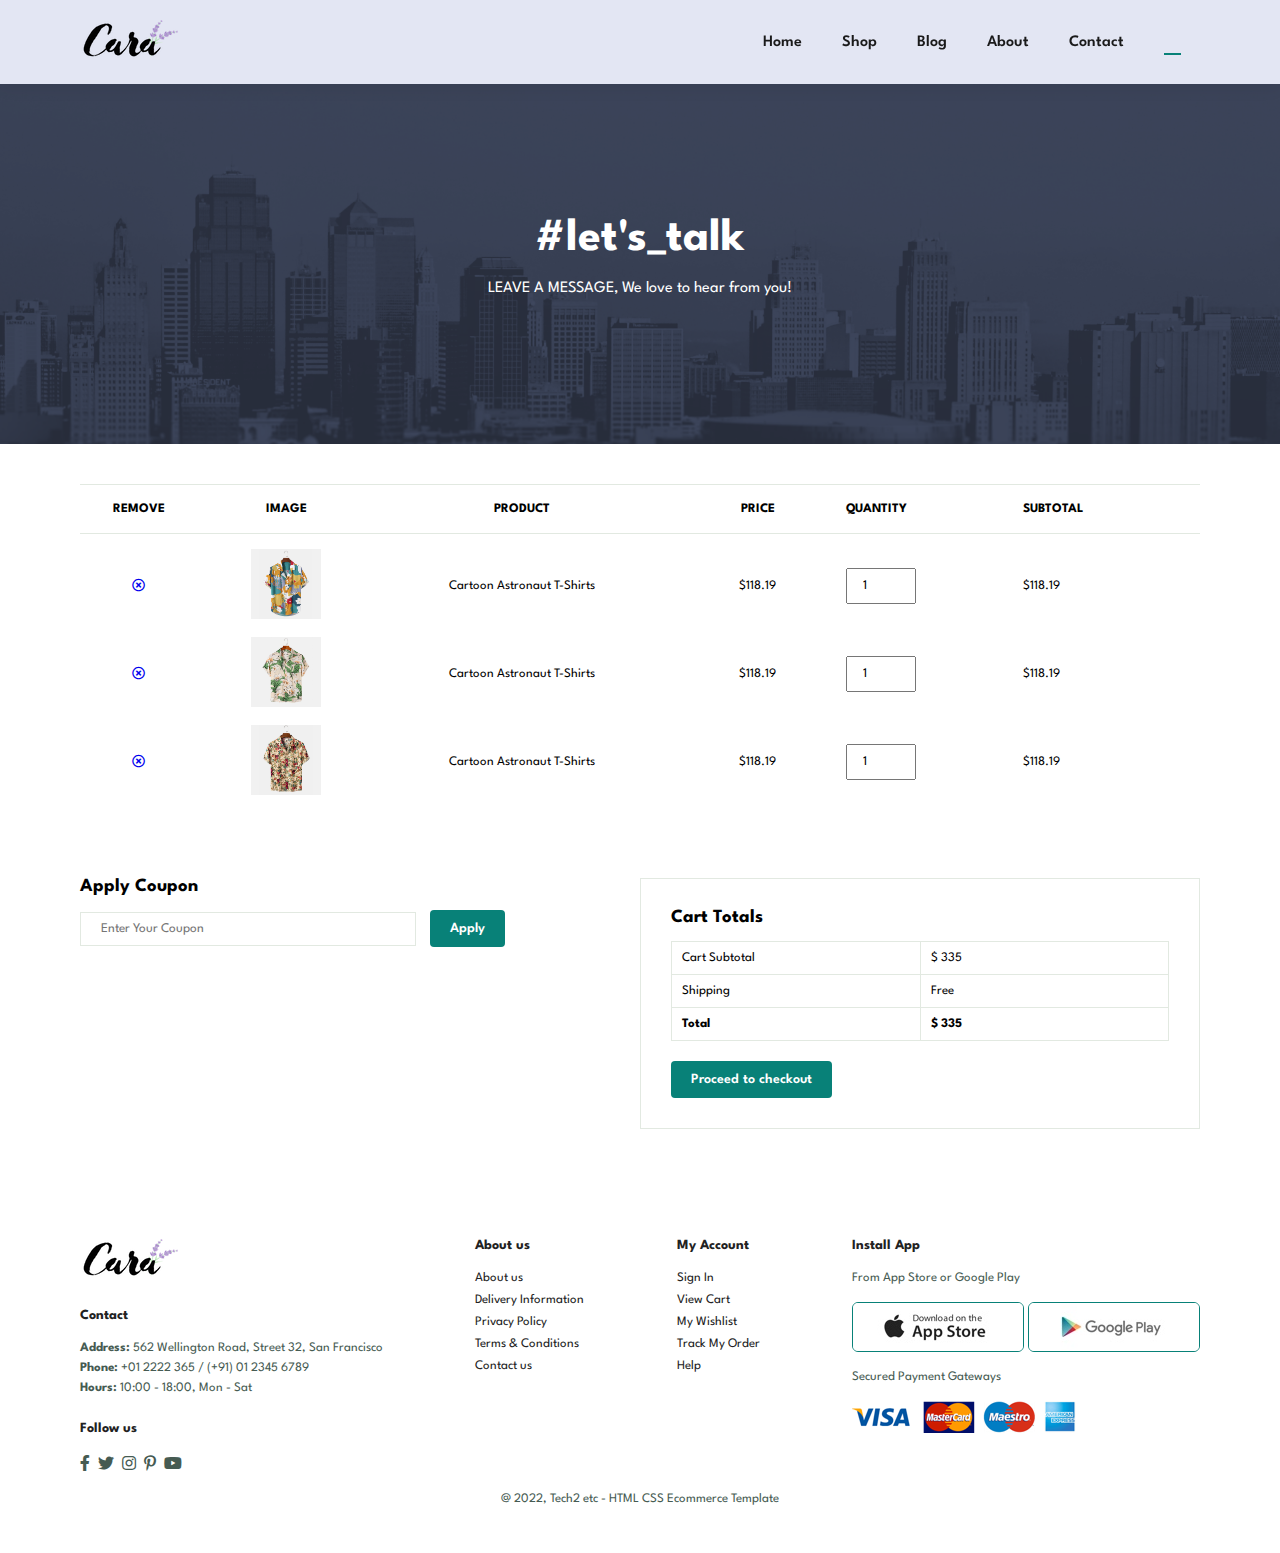
<file: E__Shop__Clothes/html/cart.html>
<!DOCTYPE html>
<html lang="en">
<head>
    <meta charset="UTF-8">
    <meta http-equiv="X-UA-Compatible" content="IE=edge">
    <meta name="viewport" content="width=device-width, initial-scale=1.0">
    <title>Caza Shop</title>
    <link rel="stylesheet" href="https://pro.fontawesome.com/releases/v5.10.0/css/all.css">
    <link rel="icon" href="../img/logo.png">
    <link rel="stylesheet" href="../style.css">
</head>
<body>
    <!--navbar-->
    <section id="header">
        <a href="../index.html"><img class="logo" src="../img/logo.png" alt=""></a>
        <div>
            <ul id="navbar">
                <li><a href="../index.html">Home</a></li>
                <li><a href="../html/shop.html">Shop</a></li>
                <li><a href="../html/blog.html">Blog</a></li>
                <li><a href="../html/about.html">About</a></li>
                <li><a href="../html/contact.html">Contact</a></li>
                <li id="lg-bag"><a class="active" href="../html/cart.html"><i class="far fa-shopping-bag"></i></a></li>
                <a href="#" id="del"><i class="far fa-times"></i></a>
            </ul>
        </div>
        <!--navbar mobile-->
        <div id="mobile">
          <a href="../html/cart.html"><i class="far fa-shopping-bag"></i></a>
          <i id="bar" class="fas fa-outdent"></i>
        </div>
    </section>
    <!--page-header-->
    <section id="page-header" class="about-header">
        <h2>#let's_talk</h2>
        <p>LEAVE A MESSAGE, We love to hear from you!</p>
    </section>
    <!--cart-->
    <section id="cart" class="section-p1">
        <table width="100%">
            <thead>
                <tr>
                    <td>Remove</td>
                    <td>Image</td>
                    <td>Product</td>
                    <td>Price</td>
                    <td>Quantity</td>
                    <td>Subtotal</td>
                </tr>
            </thead>
            <tbody>
                <tr>
                    <td><a href="#"><i class="far fa-times-circle"></i></a></td>
                    <td><img src="../img/products/f1.jpg" alt=""></td>
                    <td>Cartoon Astronaut T-Shirts</td>
                    <td>$118.19</td>
                    <td><input type="number" value="1"></td>
                    <td>$118.19</td>
                </tr>
                <tr>
                    <td><a href="#"><i class="far fa-times-circle"></i></a></td>
                    <td><img src="../img/products/f2.jpg" alt=""></td>
                    <td>Cartoon Astronaut T-Shirts</td>
                    <td>$118.19</td>
                    <td><input type="number" value="1"></td>
                    <td>$118.19</td>
                </tr>
                <tr>
                    <td><a href="#"><i class="far fa-times-circle"></i></a></td>
                    <td><img src="../img/products/f3.jpg" alt=""></td>
                    <td>Cartoon Astronaut T-Shirts</td>
                    <td>$118.19</td>
                    <td><input type="number" value="1"></td>
                    <td>$118.19</td>
                </tr>
            </tbody>
        </table>
    </section>
    <!--cart add-->
    <section id="cart-add" class="section-p1">
        <!--coupon-->
        <div id="coupon">
            <h3>Apply Coupon</h3>
            <div>
                <input type="text" placeholder="Enter Your Coupon">
                <button class="normal">Apply</button>
            </div>
        </div>
        <!--subtotal-->
        <div id="subtotal">
            <h3>Cart Totals</h3>
            <table>
                <tr>
                    <td>Cart Subtotal</td>
                    <td>$ 335</td>
                </tr>
                <tr>
                    <td>Shipping</td>
                    <td>Free</td>
                </tr>
                <tr>
                    <td><strong>Total</strong></td>
                    <td><strong>$ 335</strong></td>
                </tr>
            </table>
            <button class="normal">Proceed to checkout</button>
        </div>
    </section>
    <!--footer-->
    <footer class="section-p1">
      <div class="col">
        <!--contact-->
        <img class="logo" src="../img/logo.png" alt="">
        <h4>Contact</h4>
        <p><strong>Address:</strong> 562 Wellington Road, Street 32, San Francisco</p>
        <p><strong>Phone:</strong> +01 2222 365 / (+91) 01 2345 6789</p>
        <p><strong>Hours:</strong> 10:00 - 18:00, Mon - Sat</p>
        <!--follow icon-->
        <div class="follow">
          <h4>Follow us</h4>
          <i class="fab fa-facebook-f"></i>
          <i class="fab fa-twitter"></i>
          <i class="fab fa-instagram"></i>
          <i class="fab fa-pinterest-p"></i>
          <i class="fab fa-youtube"></i>
        </div>
      </div>
      <!--about link-->
      <div class="col">
          <h4>About us</h4>
          <a href="#">About us</a>
          <a href="#">Delivery Information</a>
          <a href="#">Privacy Policy</a>
          <a href="#">Terms & Conditions</a>
          <a href="#">Contact us</a>
      </div>
      <!--my account-->
      <div class="col">
        <h4>My Account</h4>
        <a href="#">Sign In</a>
        <a href="#">View Cart</a>
        <a href="#">My Wishlist</a>
        <a href="#">Track My Order</a>
        <a href="#">Help</a>
    </div>
    <!--install apps and pay-->
    <div class="col install">
        <!--install app-->
        <h4>Install App</h4>
        <p>From App  Store or Google Play</p>
        <div class="row">
          <img src="../img/pay/app.jpg" alt="">
          <img src="../img/pay/play.jpg" alt="">
        </div>
        <!--pay-->
        <p>Secured Payment Gateways</p>
        <img src="../img/pay/pay.png" alt="">
    </div>
    <!--copyright-->
    <div class="copyright">
      <p>@ 2022, Tech2 etc - HTML CSS Ecommerce Template</p>
    </div>
    </footer>


    <script src="../index.js"></script>
</body>
</html>
</file>
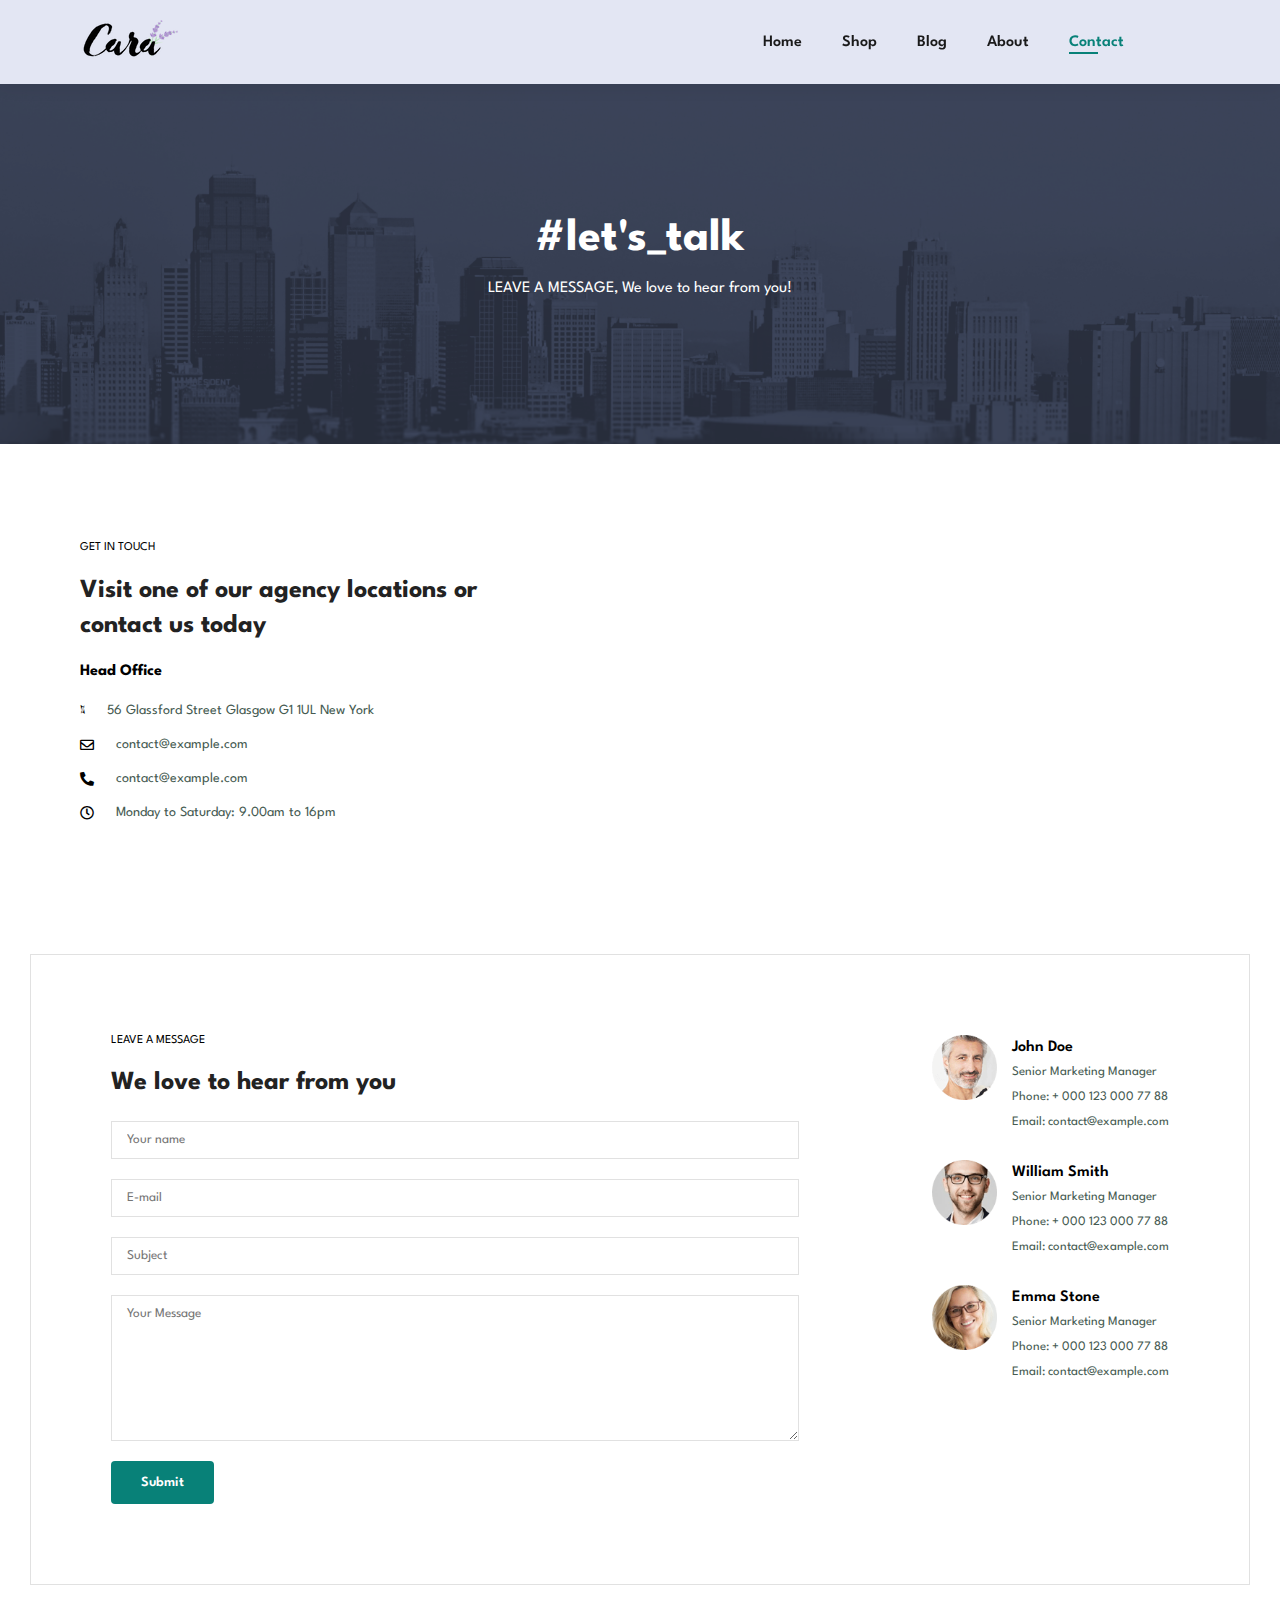
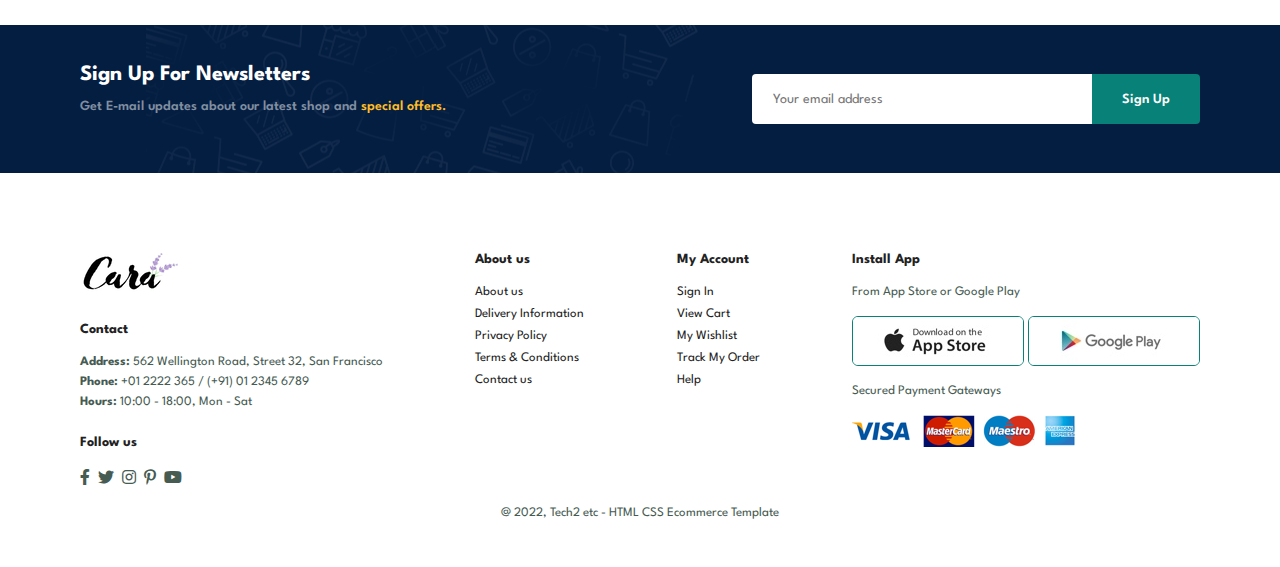
<file: E__Shop__Clothes/html/contact.html>
<!DOCTYPE html>
<html lang="en">
<head>
    <meta charset="UTF-8">
    <meta http-equiv="X-UA-Compatible" content="IE=edge">
    <meta name="viewport" content="width=device-width, initial-scale=1.0">
    <title>Caza Shop</title>
    <link rel="stylesheet" href="https://pro.fontawesome.com/releases/v5.10.0/css/all.css">
    <link rel="icon" href="../img/logo.png">
    <link rel="stylesheet" href="../style.css">
</head>
<body>
    <!--navbar-->
    <section id="header">
        <a href="../index.html"><img class="logo" src="../img/logo.png" alt=""></a>
        <div>
            <ul id="navbar">
                <li><a href="../index.html">Home</a></li>
                <li><a href="../html/shop.html">Shop</a></li>
                <li><a href="../html/blog.html">Blog</a></li>
                <li><a href="../html/about.html">About</a></li>
                <li><a class="active" href="../html/contact.html">Contact</a></li>
                <li id="lg-bag"><a href="../html/cart.html"><i class="far fa-shopping-bag"></i></a></li>
                <a href="#" id="del"><i class="far fa-times"></i></a>
            </ul>
        </div>
        <!--navbar mobile-->
        <div id="mobile">
          <a href="../html/cart.html"><i class="far fa-shopping-bag"></i></a>
          <i id="bar" class="fas fa-outdent"></i>
        </div>
    </section>
    <!--page-header-->
    <section id="page-header" class="about-header">
        <h2>#let's_talk</h2>
        <p>LEAVE A MESSAGE, We love to hear from you!</p>
    </section>
    <!--contact-->

    <!--contact details-->
    <section id="contact-details" class="section-p1">
        <!--details-->
        <div class="details">
            <span>GET IN TOUCH</span>
            <h2>Visit one of our agency locations or contact us today</h2>
            <h3>Head Office</h3>
            <div>
                <li>
                    <i class="fal fa-map"></i>
                    <p>56 Glassford Street Glasgow G1 1UL New York</p>
                </li>
                <li>
                    <i class="far fa-envelope"></i>
                    <p>contact@example.com</p>
                </li>
                <li>
                    <i class="fas fa-phone-alt"></i>
                    <p>contact@example.com</p>
                </li>
                <li>
                    <i class="far fa-clock"></i>
                    <p>Monday to Saturday: 9.00am to 16pm</p>
                </li>
            </div>
        </div>
        <!--google map-->
        <div class="map">
            <iframe src="https://www.google.com/maps/embed?pb=!1m18!1m12!1m3!1d158083.4667613051!2d-1.3876708055261107!3d51.75033304342264!2m3!1f0!2f0!3f0!3m2!1i1024!2i768!4f13.1!3m3!1m2!1s0x48713380adc41faf%3A0xc820dba8cb547402!2z1ZXWhNW91obVuNaA1aQsINWE1avVodaB1bXVodWsINS51aHVo9Wh1b7VuNaA1bjWgtWp1bXVuNaC1bY!5e0!3m2!1shy!2s!4v1672207984097!5m2!1shy!2s" width="600" height="450" style="border:0;" allowfullscreen="" loading="lazy" referrerpolicy="no-referrer-when-downgrade"></iframe>
        </div>
    </section>
    <!--contact form-->
    <section id="form-details">
        <!--form-->
        <form action="">
            <span>LEAVE A MESSAGE</span>
            <h2>We love to hear from you</h2>
            <input type="text" placeholder="Your name">
            <input type="text" placeholder="E-mail">
            <input type="text" placeholder="Subject">
            <textarea name="" id="" cols="30" rows="10" placeholder="Your Message"></textarea>
            <button class="normal">Submit</button>
        </form>
        <!--people-->
        <div class="people">
            <div>
                <img src="../img/people/1.png" alt="">
                <p><span>John Doe</span> Senior Marketing Manager <br> Phone: + 000 123 000 77 88 <br> Email: contact@example.com</p>
            </div>
            <div>
                <img src="../img/people/2.png" alt="">
                <p><span>William Smith</span> Senior Marketing Manager <br> Phone: + 000 123 000 77 88 <br> Email: contact@example.com</p>
            </div>
            <div>
                <img src="../img/people/3.png" alt="">
                <p><span>Emma Stone</span> Senior Marketing Manager <br> Phone: + 000 123 000 77 88 <br> Email: contact@example.com</p>
            </div>
        </div>
    </section>
    <!--newsletter-->
    <section id="newsletter" class="section-p1 section-m1">
        <div class="newstext">
          <h4>Sign Up For Newsletters</h4>
          <p>Get E-mail updates about our latest shop and <span>special offers.</span></p>
        </div>
        <div class="form">
          <input type="text" placeholder="Your email address">
          <button class="normal">Sign Up</button>
        </div>
      </section>
    <!--footer-->
    <footer class="section-p1">
      <div class="col">
        <!--contact-->
        <img class="logo" src="../img/logo.png" alt="">
        <h4>Contact</h4>
        <p><strong>Address:</strong> 562 Wellington Road, Street 32, San Francisco</p>
        <p><strong>Phone:</strong> +01 2222 365 / (+91) 01 2345 6789</p>
        <p><strong>Hours:</strong> 10:00 - 18:00, Mon - Sat</p>
        <!--follow icon-->
        <div class="follow">
          <h4>Follow us</h4>
          <i class="fab fa-facebook-f"></i>
          <i class="fab fa-twitter"></i>
          <i class="fab fa-instagram"></i>
          <i class="fab fa-pinterest-p"></i>
          <i class="fab fa-youtube"></i>
        </div>
      </div>
      <!--about link-->
      <div class="col">
          <h4>About us</h4>
          <a href="#">About us</a>
          <a href="#">Delivery Information</a>
          <a href="#">Privacy Policy</a>
          <a href="#">Terms & Conditions</a>
          <a href="#">Contact us</a>
      </div>
      <!--my account-->
      <div class="col">
        <h4>My Account</h4>
        <a href="#">Sign In</a>
        <a href="#">View Cart</a>
        <a href="#">My Wishlist</a>
        <a href="#">Track My Order</a>
        <a href="#">Help</a>
    </div>
    <!--install apps and pay-->
    <div class="col install">
        <!--install app-->
        <h4>Install App</h4>
        <p>From App  Store or Google Play</p>
        <div class="row">
          <img src="../img/pay/app.jpg" alt="">
          <img src="../img/pay/play.jpg" alt="">
        </div>
        <!--pay-->
        <p>Secured Payment Gateways</p>
        <img src="../img/pay/pay.png" alt="">
    </div>
    <!--copyright-->
    <div class="copyright">
      <p>@ 2022, Tech2 etc - HTML CSS Ecommerce Template</p>
    </div>
    </footer>


    <script src="../index.js"></script>
</body>
</html>
</file>
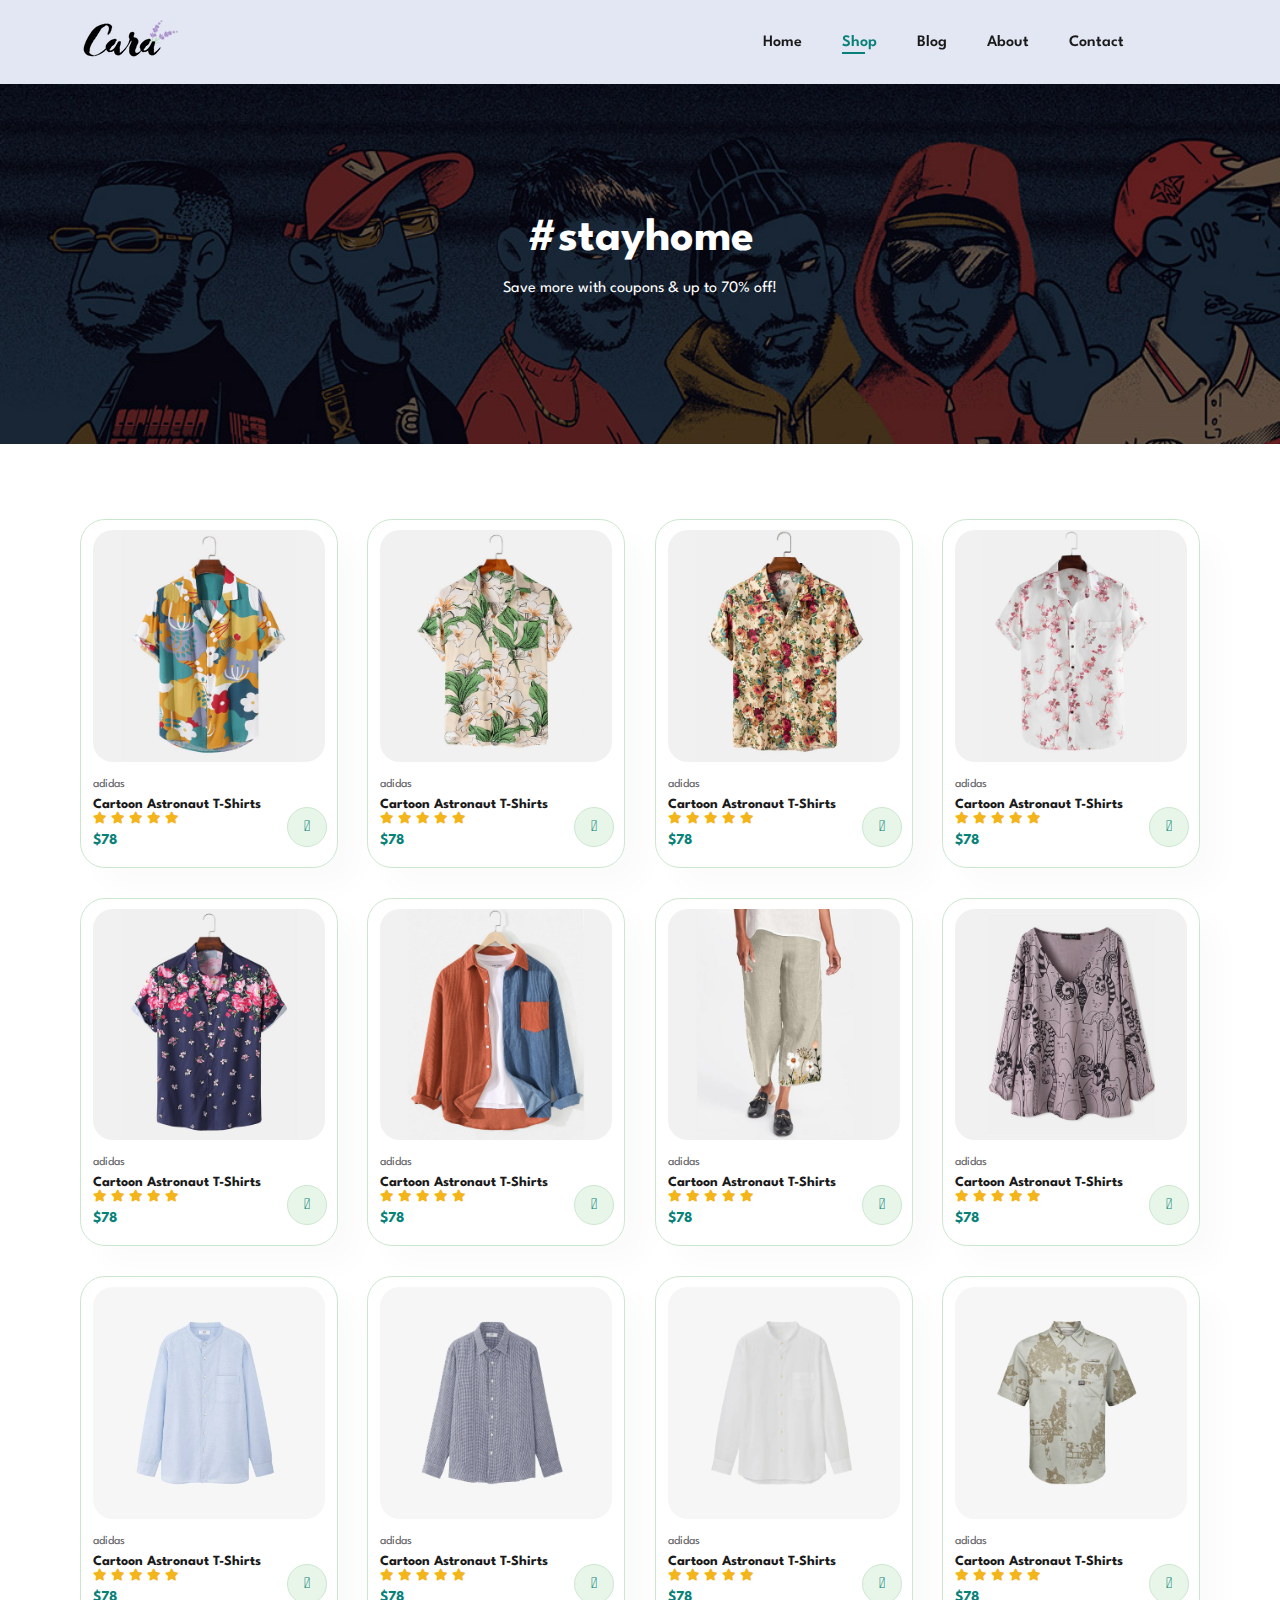
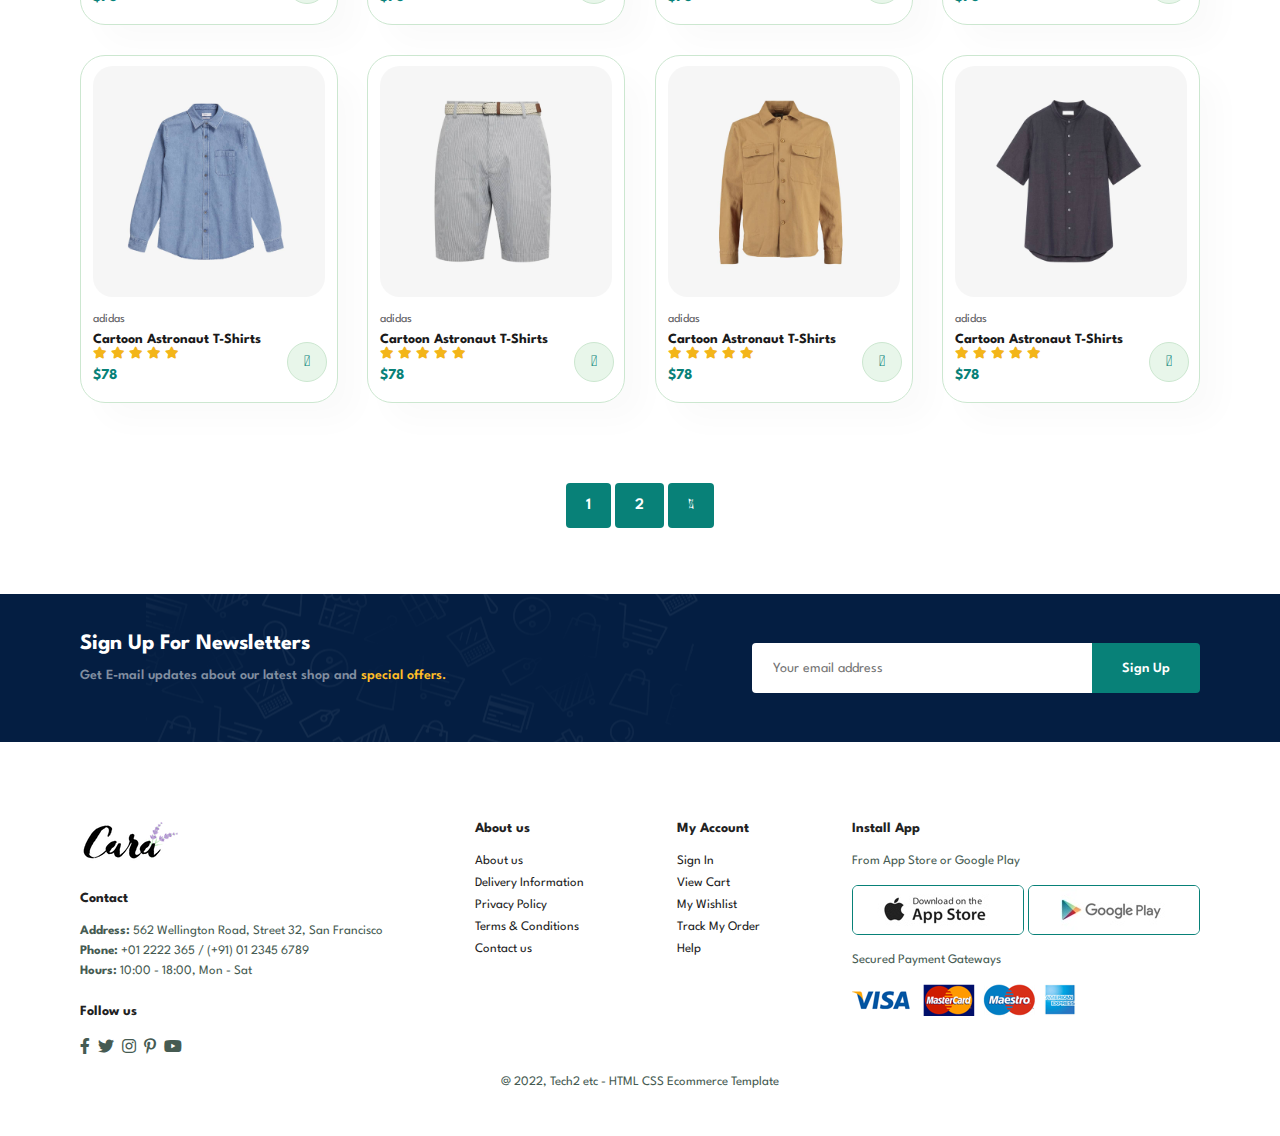
<file: E__Shop__Clothes/html/shop.html>
<!DOCTYPE html>
<html lang="en">
<head>
    <meta charset="UTF-8">
    <meta http-equiv="X-UA-Compatible" content="IE=edge">
    <meta name="viewport" content="width=device-width, initial-scale=1.0">
    <title>Caza Shop</title>
    <link rel="stylesheet" href="https://pro.fontawesome.com/releases/v5.10.0/css/all.css">
    <link rel="icon" href="../img/logo.png">
    <link rel="stylesheet" href="../style.css">
</head>
<body>
    <!--navbar-->
    <section id="header">
        <a href="../index.html"><img class="logo" src="../img/logo.png" alt=""></a>
        <div>
            <ul id="navbar">
                <li><a href="../index.html">Home</a></li>
                <li><a class="active" href="../html/shop.html">Shop</a></li>
                <li><a href="../html/blog.html">Blog</a></li>
                <li><a href="../html/about.html">About</a></li>
                <li><a href="../html/contact.html">Contact</a></li>
                <li id="lg-bag"><a href="../html/cart.html"><i class="far fa-shopping-bag"></i></a></li>
                <a href="#" id="del"><i class="far fa-times"></i></a>
            </ul>
        </div>
        <!--navbar mobile-->
        <div id="mobile">
          <a href="../html/cart.html"><i class="far fa-shopping-bag"></i></a>
          <i id="bar" class="fas fa-outdent"></i>
        </div>
    </section>
    <!--shop-->
    <section id="page-header">
        <h2>#stayhome</h2>
        <p>Save more with coupons & up to 70% off!</p>
    </section>
    <!--products-->
    <section id="product1" class="section-p1">
        <div class="pro-container">
           <div class="pro" onclick="window.location.href='single__product.html';">
              <img src="../img/products/f1.jpg" alt="">
              <div class="des">
                <span>adidas</span>
                <h5>Cartoon Astronaut T-Shirts</h5>
                <div class="star">
                    <i class="fas fa-star"></i>
                    <i class="fas fa-star"></i>
                    <i class="fas fa-star"></i>
                    <i class="fas fa-star"></i>
                    <i class="fas fa-star"></i>
                </div>
                <h4>$78</h4>
              </div>
              <a href="#"><i class="fal fa-shopping-cart cart"></i></a>
           </div> 
           <div class="pro">
            <img src="../img/products/f2.jpg" alt="">
            <div class="des">
              <span>adidas</span>
              <h5>Cartoon Astronaut T-Shirts</h5>
              <div class="star">
                  <i class="fas fa-star"></i>
                  <i class="fas fa-star"></i>
                  <i class="fas fa-star"></i>
                  <i class="fas fa-star"></i>
                  <i class="fas fa-star"></i>
              </div>
              <h4>$78</h4>
            </div>
            <a href="#"><i class="fal fa-shopping-cart cart"></i></a>
         </div> 
         <div class="pro">
            <img src="../img/products/f3.jpg" alt="">
            <div class="des">
              <span>adidas</span>
              <h5>Cartoon Astronaut T-Shirts</h5>
              <div class="star">
                  <i class="fas fa-star"></i>
                  <i class="fas fa-star"></i>
                  <i class="fas fa-star"></i>
                  <i class="fas fa-star"></i>
                  <i class="fas fa-star"></i>
              </div>
              <h4>$78</h4>
            </div>
            <a href="#"><i class="fal fa-shopping-cart cart"></i></a>
         </div> 
         <div class="pro">
            <img src="../img/products/f4.jpg" alt="">
            <div class="des">
              <span>adidas</span>
              <h5>Cartoon Astronaut T-Shirts</h5>
              <div class="star">
                  <i class="fas fa-star"></i>
                  <i class="fas fa-star"></i>
                  <i class="fas fa-star"></i>
                  <i class="fas fa-star"></i>
                  <i class="fas fa-star"></i>
              </div>
              <h4>$78</h4>
            </div>
            <a href="#"><i class="fal fa-shopping-cart cart"></i></a>
         </div> 
         <div class="pro">
            <img src="../img/products/f5.jpg" alt="">
            <div class="des">
              <span>adidas</span>
              <h5>Cartoon Astronaut T-Shirts</h5>
              <div class="star">
                  <i class="fas fa-star"></i>
                  <i class="fas fa-star"></i>
                  <i class="fas fa-star"></i>
                  <i class="fas fa-star"></i>
                  <i class="fas fa-star"></i>
              </div>
              <h4>$78</h4>
            </div>
            <a href="#"><i class="fal fa-shopping-cart cart"></i></a>
         </div> 
         <div class="pro">
            <img src="../img/products/f6.jpg" alt="">
            <div class="des">
              <span>adidas</span>
              <h5>Cartoon Astronaut T-Shirts</h5>
              <div class="star">
                  <i class="fas fa-star"></i>
                  <i class="fas fa-star"></i>
                  <i class="fas fa-star"></i>
                  <i class="fas fa-star"></i>
                  <i class="fas fa-star"></i>
              </div>
              <h4>$78</h4>
            </div>
            <a href="#"><i class="fal fa-shopping-cart cart"></i></a>
         </div> 
         <div class="pro">
            <img src="../img/products/f7.jpg" alt="">
            <div class="des">
              <span>adidas</span>
              <h5>Cartoon Astronaut T-Shirts</h5>
              <div class="star">
                  <i class="fas fa-star"></i>
                  <i class="fas fa-star"></i>
                  <i class="fas fa-star"></i>
                  <i class="fas fa-star"></i>
                  <i class="fas fa-star"></i>
              </div>
              <h4>$78</h4>
            </div>
            <a href="#"><i class="fal fa-shopping-cart cart"></i></a>
         </div> 
         <div class="pro">
            <img src="../img/products/f8.jpg" alt="">
            <div class="des">
              <span>adidas</span>
              <h5>Cartoon Astronaut T-Shirts</h5>
              <div class="star">
                  <i class="fas fa-star"></i>
                  <i class="fas fa-star"></i>
                  <i class="fas fa-star"></i>
                  <i class="fas fa-star"></i>
                  <i class="fas fa-star"></i>
              </div>
              <h4>$78</h4>
            </div>
            <a href="#"><i class="fal fa-shopping-cart cart"></i></a>
         </div> 
         
           <div class="pro">
              <img src="../img/products/n1.jpg" alt="">
              <div class="des">
                <span>adidas</span>
                <h5>Cartoon Astronaut T-Shirts</h5>
                <div class="star">
                    <i class="fas fa-star"></i>
                    <i class="fas fa-star"></i>
                    <i class="fas fa-star"></i>
                    <i class="fas fa-star"></i>
                    <i class="fas fa-star"></i>
                </div>
                <h4>$78</h4>
              </div>
              <a href="#"><i class="fal fa-shopping-cart cart"></i></a>
           </div> 
           <div class="pro">
            <img src="../img/products/n2.jpg" alt="">
            <div class="des">
              <span>adidas</span>
              <h5>Cartoon Astronaut T-Shirts</h5>
              <div class="star">
                  <i class="fas fa-star"></i>
                  <i class="fas fa-star"></i>
                  <i class="fas fa-star"></i>
                  <i class="fas fa-star"></i>
                  <i class="fas fa-star"></i>
              </div>
              <h4>$78</h4>
            </div>
            <a href="#"><i class="fal fa-shopping-cart cart"></i></a>
         </div> 
         <div class="pro">
            <img src="../img/products/n3.jpg" alt="">
            <div class="des">
              <span>adidas</span>
              <h5>Cartoon Astronaut T-Shirts</h5>
              <div class="star">
                  <i class="fas fa-star"></i>
                  <i class="fas fa-star"></i>
                  <i class="fas fa-star"></i>
                  <i class="fas fa-star"></i>
                  <i class="fas fa-star"></i>
              </div>
              <h4>$78</h4>
            </div>
            <a href="#"><i class="fal fa-shopping-cart cart"></i></a>
         </div> 
         <div class="pro">
            <img src="../img/products/n4.jpg" alt="">
            <div class="des">
              <span>adidas</span>
              <h5>Cartoon Astronaut T-Shirts</h5>
              <div class="star">
                  <i class="fas fa-star"></i>
                  <i class="fas fa-star"></i>
                  <i class="fas fa-star"></i>
                  <i class="fas fa-star"></i>
                  <i class="fas fa-star"></i>
              </div>
              <h4>$78</h4>
            </div>
            <a href="#"><i class="fal fa-shopping-cart cart"></i></a>
         </div> 
         <div class="pro">
            <img src="../img/products/n5.jpg" alt="">
            <div class="des">
              <span>adidas</span>
              <h5>Cartoon Astronaut T-Shirts</h5>
              <div class="star">
                  <i class="fas fa-star"></i>
                  <i class="fas fa-star"></i>
                  <i class="fas fa-star"></i>
                  <i class="fas fa-star"></i>
                  <i class="fas fa-star"></i>
              </div>
              <h4>$78</h4>
            </div>
            <a href="#"><i class="fal fa-shopping-cart cart"></i></a>
         </div> 
         <div class="pro">
            <img src="../img/products/n6.jpg" alt="">
            <div class="des">
              <span>adidas</span>
              <h5>Cartoon Astronaut T-Shirts</h5>
              <div class="star">
                  <i class="fas fa-star"></i>
                  <i class="fas fa-star"></i>
                  <i class="fas fa-star"></i>
                  <i class="fas fa-star"></i>
                  <i class="fas fa-star"></i>
              </div>
              <h4>$78</h4>
            </div>
            <a href="#"><i class="fal fa-shopping-cart cart"></i></a>
         </div> 
         <div class="pro">
            <img src="../img/products/n7.jpg" alt="">
            <div class="des">
              <span>adidas</span>
              <h5>Cartoon Astronaut T-Shirts</h5>
              <div class="star">
                  <i class="fas fa-star"></i>
                  <i class="fas fa-star"></i>
                  <i class="fas fa-star"></i>
                  <i class="fas fa-star"></i>
                  <i class="fas fa-star"></i>
              </div>
              <h4>$78</h4>
            </div>
            <a href="#"><i class="fal fa-shopping-cart cart"></i></a>
         </div> 
         <div class="pro">
            <img src="../img/products/n8.jpg" alt="">
            <div class="des">
              <span>adidas</span>
              <h5>Cartoon Astronaut T-Shirts</h5>
              <div class="star">
                  <i class="fas fa-star"></i>
                  <i class="fas fa-star"></i>
                  <i class="fas fa-star"></i>
                  <i class="fas fa-star"></i>
                  <i class="fas fa-star"></i>
              </div>
              <h4>$78</h4>
            </div>
            <a href="#"><i class="fal fa-shopping-cart cart"></i></a>
         </div> 
        </div>
    </section>
    <!--pagination-->
    <section id="pagination" class="section-p1">
        <a href="#">1</a>
        <a href="#">2</a>
        <a href="#"><i class="fal fa-long-arrow-alt-right"></i></a>
    </section>
    <!--newsletter-->
    <section id="newsletter" class="section-p1 section-m1">
      <div class="newstext">
        <h4>Sign Up For Newsletters</h4>
        <p>Get E-mail updates about our latest shop and <span>special offers.</span></p>
      </div>
      <div class="form">
        <input type="text" placeholder="Your email address">
        <button class="normal">Sign Up</button>
      </div>
    </section>
    <!--footer-->
    <footer class="section-p1">
      <div class="col">
        <!--contact-->
        <img class="logo" src="../img/logo.png" alt="">
        <h4>Contact</h4>
        <p><strong>Address:</strong> 562 Wellington Road, Street 32, San Francisco</p>
        <p><strong>Phone:</strong> +01 2222 365 / (+91) 01 2345 6789</p>
        <p><strong>Hours:</strong> 10:00 - 18:00, Mon - Sat</p>
        <!--follow icon-->
        <div class="follow">
          <h4>Follow us</h4>
          <i class="fab fa-facebook-f"></i>
          <i class="fab fa-twitter"></i>
          <i class="fab fa-instagram"></i>
          <i class="fab fa-pinterest-p"></i>
          <i class="fab fa-youtube"></i>
        </div>
      </div>
      <!--about link-->
      <div class="col">
          <h4>About us</h4>
          <a href="#">About us</a>
          <a href="#">Delivery Information</a>
          <a href="#">Privacy Policy</a>
          <a href="#">Terms & Conditions</a>
          <a href="#">Contact us</a>
      </div>
      <!--my account-->
      <div class="col">
        <h4>My Account</h4>
        <a href="#">Sign In</a>
        <a href="#">View Cart</a>
        <a href="#">My Wishlist</a>
        <a href="#">Track My Order</a>
        <a href="#">Help</a>
    </div>
    <!--install apps and pay-->
    <div class="col install">
        <!--install app-->
        <h4>Install App</h4>
        <p>From App  Store or Google Play</p>
        <div class="row">
          <img src="../img/pay/app.jpg" alt="">
          <img src="../img/pay/play.jpg" alt="">
        </div>
        <!--pay-->
        <p>Secured Payment Gateways</p>
        <img src="../img/pay/pay.png" alt="">
    </div>
    <!--copyright-->
    <div class="copyright">
      <p>@ 2022, Tech2 etc - HTML CSS Ecommerce Template</p>
    </div>
    </footer>


    <script src="../index.js"></script>
</body>
</html>
</file>
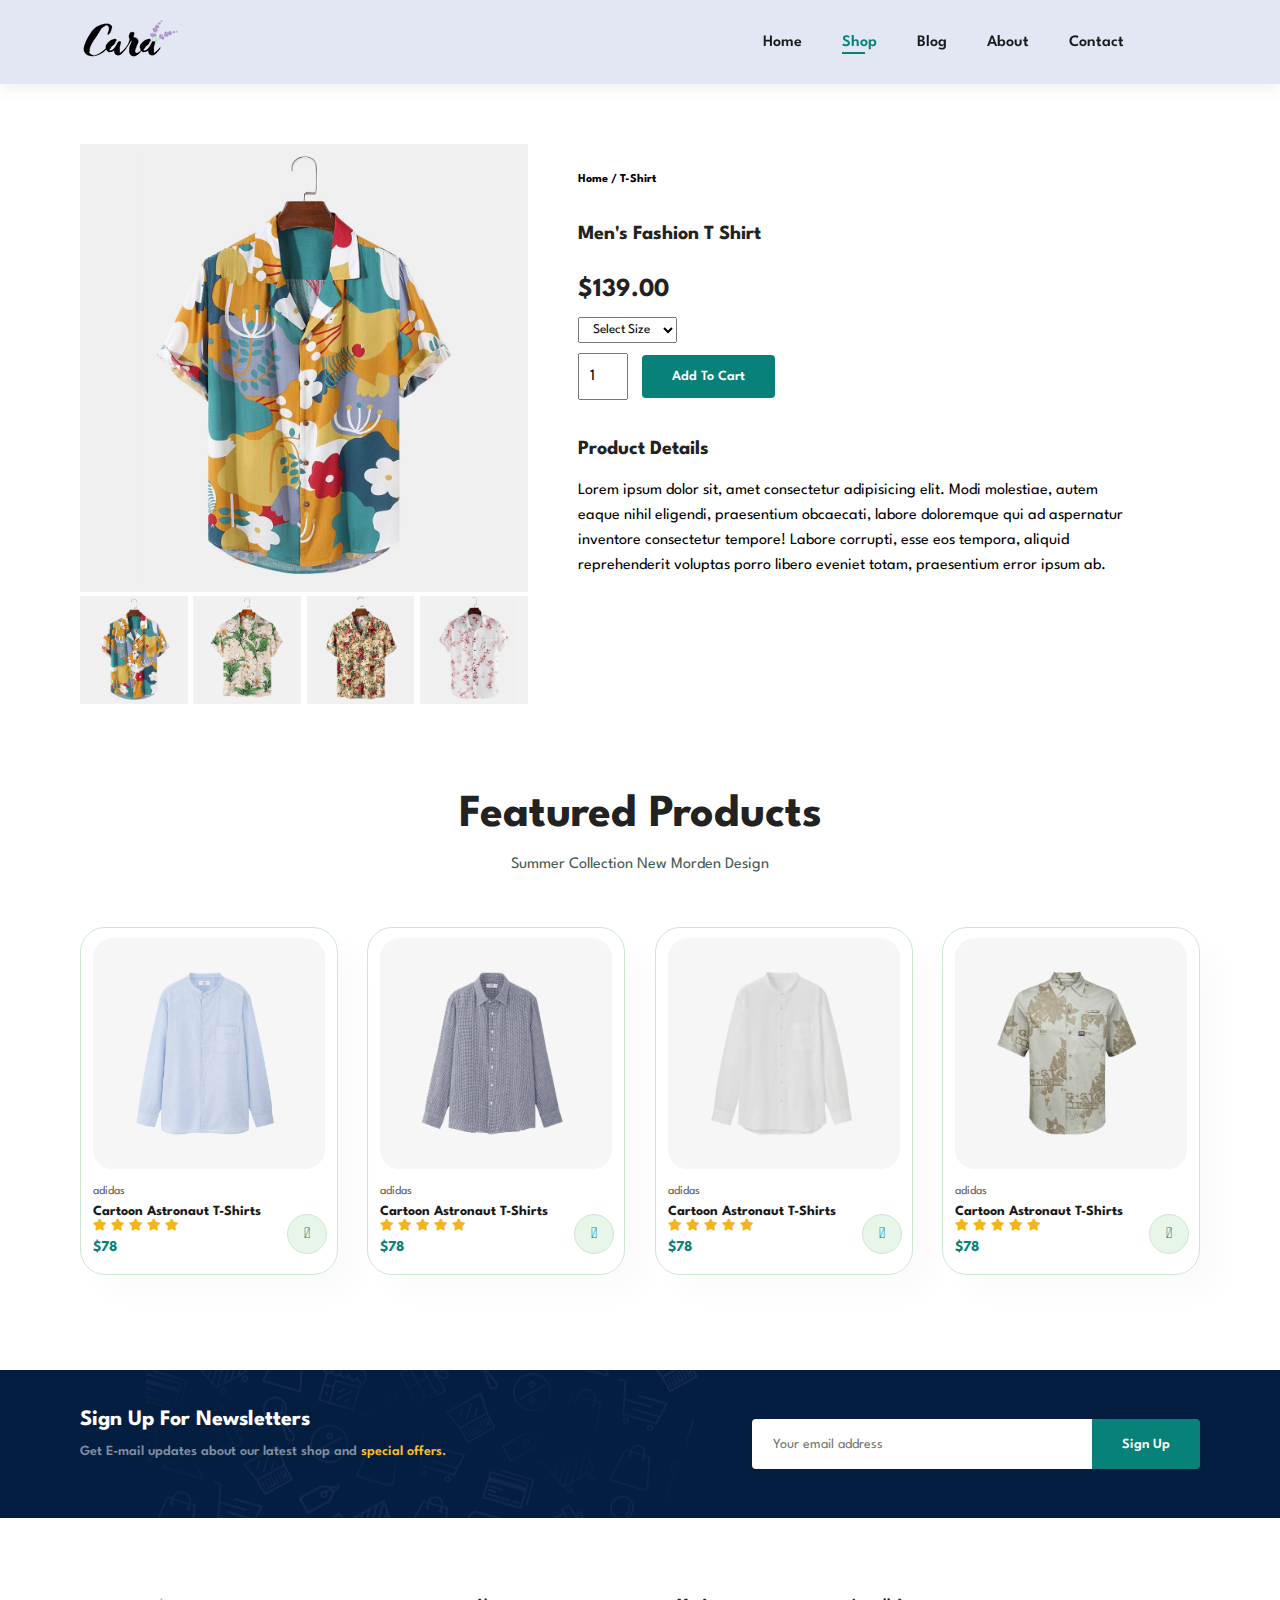
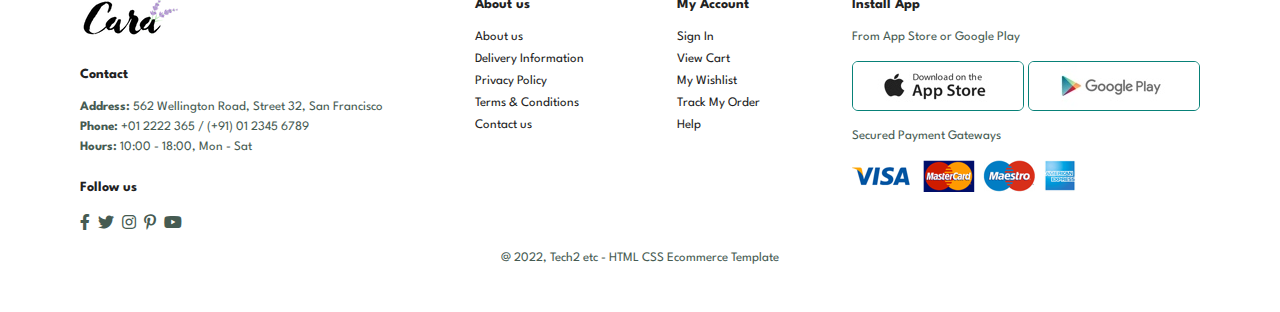
<file: E__Shop__Clothes/html/single__product.html>
<!DOCTYPE html>
<html lang="en">
<head>
    <meta charset="UTF-8">
    <meta http-equiv="X-UA-Compatible" content="IE=edge">
    <meta name="viewport" content="width=device-width, initial-scale=1.0">
    <title>Caza Shop</title>
    <link rel="stylesheet" href="https://pro.fontawesome.com/releases/v5.10.0/css/all.css">
    <link rel="icon" href="../img/logo.png">
    <link rel="stylesheet" href="../style.css">
</head>
<body>
    <!--navbar-->
    <section id="header">
        <a href="../index.html"><img class="logo" src="../img/logo.png" alt=""></a>
        <div>
            <ul id="navbar">
                <li><a href="../index.html">Home</a></li>
                <li><a class="active" href="../html/shop.html">Shop</a></li>
                <li><a href="../html/blog.html">Blog</a></li>
                <li><a href="../html/about.html">About</a></li>
                <li><a href="../html/contact.html">Contact</a></li>
                <li id="lg-bag"><a href="../html/cart.html"><i class="far fa-shopping-bag"></i></a></li>
                <a href="#" id="del"><i class="far fa-times"></i></a>
            </ul>
        </div>
        <!--navbar mobile-->
        <div id="mobile">
          <a href="../html/cart.html"><i class="far fa-shopping-bag"></i></a>
          <i id="bar" class="fas fa-outdent"></i>
        </div>
    </section>
    <!--single-->

    <!--prodetails-->
    <section id="prodetails" class="section-p1">
        <!--images-->
        <div class="single-pro-image">
            <!--main image-->
            <img src="../img/products/f1.jpg" width="100%" id="MainImg" alt="">
            <!--small images-->
            <div class="small-img-group">
                <div class="small-img-col">
                    <img src="../img/products/f1.jpg" width="100%" class="small-img" alt="">
                </div>
                <div class="small-img-col">
                    <img src="../img/products/f2.jpg" width="100%" class="small-img" alt="">
                </div>
                <div class="small-img-col">
                    <img src="../img/products/f3.jpg" width="100%" class="small-img" alt="">
                </div>
                <div class="small-img-col">
                    <img src="../img/products/f4.jpg" width="100%" class="small-img" alt="">
                </div>
            </div>
        </div>
        <!--details-->
        <div class="single-pro-details">
            <h6>Home / T-Shirt</h6>
            <h4>Men's Fashion T Shirt</h4>
            <h2>$139.00</h2>
            <select>
                <option>Select Size</option>
                <option>XL</option>
                <option>XXL</option>
                <option>Small</option>
                <option>Large</option>
            </select>
            <input type="number" value="1">
            <button class="normal">Add To Cart</button>
            <h4>Product Details</h4>
            <span>Lorem ipsum dolor sit, amet consectetur adipisicing elit. Modi molestiae, autem eaque nihil eligendi, praesentium obcaecati, labore doloremque qui ad aspernatur inventore consectetur tempore! Labore corrupti, esse eos tempora, aliquid reprehenderit voluptas porro libero eveniet totam, praesentium error ipsum ab.</span>
        </div>
    </section>
    <!--products-->
    <section id="product1" class="section-p1">
        <h2>Featured Products</h2>
        <p>Summer Collection New Morden Design</p>
        <div class="pro-container">
           <div class="pro">
              <img src="../img/products/n1.jpg" alt="">
              <div class="des">
                <span>adidas</span>
                <h5>Cartoon Astronaut T-Shirts</h5>
                <div class="star">
                    <i class="fas fa-star"></i>
                    <i class="fas fa-star"></i>
                    <i class="fas fa-star"></i>
                    <i class="fas fa-star"></i>
                    <i class="fas fa-star"></i>
                </div>
                <h4>$78</h4>
              </div>
              <a href="#"><i class="fal fa-shopping-cart cart"></i></a>
           </div> 
           <div class="pro">
            <img src="../img/products/n2.jpg" alt="">
            <div class="des">
              <span>adidas</span>
              <h5>Cartoon Astronaut T-Shirts</h5>
              <div class="star">
                  <i class="fas fa-star"></i>
                  <i class="fas fa-star"></i>
                  <i class="fas fa-star"></i>
                  <i class="fas fa-star"></i>
                  <i class="fas fa-star"></i>
              </div>
              <h4>$78</h4>
            </div>
            <a href="#"><i class="fal fa-shopping-cart cart"></i></a>
         </div> 
         <div class="pro">
            <img src="../img/products/n3.jpg" alt="">
            <div class="des">
              <span>adidas</span>
              <h5>Cartoon Astronaut T-Shirts</h5>
              <div class="star">
                  <i class="fas fa-star"></i>
                  <i class="fas fa-star"></i>
                  <i class="fas fa-star"></i>
                  <i class="fas fa-star"></i>
                  <i class="fas fa-star"></i>
              </div>
              <h4>$78</h4>
            </div>
            <a href="#"><i class="fal fa-shopping-cart cart"></i></a>
         </div> 
         <div class="pro">
            <img src="../img/products/n4.jpg" alt="">
            <div class="des">
              <span>adidas</span>
              <h5>Cartoon Astronaut T-Shirts</h5>
              <div class="star">
                  <i class="fas fa-star"></i>
                  <i class="fas fa-star"></i>
                  <i class="fas fa-star"></i>
                  <i class="fas fa-star"></i>
                  <i class="fas fa-star"></i>
              </div>
              <h4>$78</h4>
            </div>
            <a href="#"><i class="fal fa-shopping-cart cart"></i></a>
         </div> 
        </div>
    </section>
    <!--newsletter-->
    <section id="newsletter" class="section-p1 section-m1">
      <div class="newstext">
        <h4>Sign Up For Newsletters</h4>
        <p>Get E-mail updates about our latest shop and <span>special offers.</span></p>
      </div>
      <div class="form">
        <input type="text" placeholder="Your email address">
        <button class="normal">Sign Up</button>
      </div>
    </section>
    <!--footer-->
    <footer class="section-p1">
      <div class="col">
        <!--contact-->
        <img class="logo" src="../img/logo.png" alt="">
        <h4>Contact</h4>
        <p><strong>Address:</strong> 562 Wellington Road, Street 32, San Francisco</p>
        <p><strong>Phone:</strong> +01 2222 365 / (+91) 01 2345 6789</p>
        <p><strong>Hours:</strong> 10:00 - 18:00, Mon - Sat</p>
        <!--follow icon-->
        <div class="follow">
          <h4>Follow us</h4>
          <i class="fab fa-facebook-f"></i>
          <i class="fab fa-twitter"></i>
          <i class="fab fa-instagram"></i>
          <i class="fab fa-pinterest-p"></i>
          <i class="fab fa-youtube"></i>
        </div>
      </div>
      <!--about link-->
      <div class="col">
          <h4>About us</h4>
          <a href="#">About us</a>
          <a href="#">Delivery Information</a>
          <a href="#">Privacy Policy</a>
          <a href="#">Terms & Conditions</a>
          <a href="#">Contact us</a>
      </div>
      <!--my account-->
      <div class="col">
        <h4>My Account</h4>
        <a href="#">Sign In</a>
        <a href="#">View Cart</a>
        <a href="#">My Wishlist</a>
        <a href="#">Track My Order</a>
        <a href="#">Help</a>
    </div>
    <!--install apps and pay-->
    <div class="col install">
        <!--install app-->
        <h4>Install App</h4>
        <p>From App  Store or Google Play</p>
        <div class="row">
          <img src="../img/pay/app.jpg" alt="">
          <img src="../img/pay/play.jpg" alt="">
        </div>
        <!--pay-->
        <p>Secured Payment Gateways</p>
        <img src="../img/pay/pay.png" alt="">
    </div>
    <!--copyright-->
    <div class="copyright">
      <p>@ 2022, Tech2 etc - HTML CSS Ecommerce Template</p>
    </div>
    </footer>


    <script src="../index.js"></script>
</body>
</html>
</file>
<file: Colors/styles.css>
* {
  box-sizing: border-box;
  margin: 0;
  padding: 0;
  font-family: 'Kumbh Sans', sans-serif;
  scroll-behavior: smooth;
}

.navbar {
  background: #131313;
  height: 80px;
  display: flex;
  justify-content: center;
  align-items: center;
  font-size: 1.2rem;
  position: sticky;
  top: 0;
  z-index: 999;
}

.navbar__container {
  display: flex;
  justify-content: space-between;
  height: 80px;
  z-index: 1;
  width: 100%;
  max-width: 1300px;
  margin: 0 auto;
  padding: 0 50px;
}

#navbar__logo {
  background-color: #ff8177;
  background-image: linear-gradient(to top, #ff0844 0%, #ffb199 100%);
  background-size: 100%;
  -webkit-background-clip: text;
  -moz-background-clip: text;
  -webkit-text-fill-color: transparent;
  -moz-text-fill-color: transparent;
  display: flex;
  align-items: center;
  cursor: pointer;
  text-decoration: none;
  font-size: 2rem;
}

.navbar__menu {
  display: flex;
  align-items: center;
  list-style: none;
}

.navbar__item {
  height: 80px;
}

.navbar__links {
  color: #fff;
  display: flex;
  align-items: center;
  justify-content: center;
  width: 125px;
  text-decoration: none;
  height: 100%;
  transition: all 0.3s ease;
}

.navbar__btn {
  display: flex;
  justify-content: center;
  align-items: center;
  padding: 0 1rem;
  width: 100%;
}

.button {
  display: flex;
  justify-content: center;
  align-items: center;
  text-decoration: none;
  padding: 10px 20px;
  height: 100%;
  width: 100%;
  border: none;
  outline: none;
  border-radius: 4px;
  background: #833ab4;
  background: -webkit-linear-gradient(to right, #fcb045, #fd1d1d, #833ab4);
  background: linear-gradient(to right, #fcb045, #fd1d1d, #833ab4);
  color: #fff;
  transition: all 0.3s ease;
}

.navbar__links:hover {
  color: #9518fc;
  transition: all 0.3s ease;
}

@media screen and (max-width: 960px) {
  .navbar__container {
    display: flex;
    justify-content: space-between;
    height: 80px;
    z-index: 1;
    width: 100%;
    max-width: 1300px;
    padding: 0;
  }

  .navbar__menu {
    display: grid;
    grid-template-columns: auto;
    margin: 0;
    width: 100%;
    position: absolute;
    top: -1000px;
    opacity: 1;
    transition: all 0.5s ease;
    z-index: -1;
  }

  .navbar__menu.active {
    background: #131313;
    top: 100%;
    opacity: 1;
    transition: all 0.5s ease;
    z-index: 99;
    height: 60vh;
    font-size: 1.6rem;
  }

  #navbar__logo {
    padding-left: 25px;
  }

  .navbar__toggle .bar {
    width: 25px;
    height: 3px;
    margin: 5px auto;
    transition: all 0.3s ease-in-out;
    background: #fff;
  }

  .navbar__item {
    width: 100%;
  }

  .navbar__links {
    text-align: center;
    padding: 2rem;
    width: 100%;
    display: table;
  }

  .navbar__btn {
    padding-bottom: 2rem;
  }

  .button {
    display: flex;
    justify-content: center;
    align-items: center;
    width: 80%;
    height: 80px;
    margin: 0;
  }

  #mobile-menu {
    position: absolute;
    top: 20%;
    right: 5%;
    transform: translate(5%, 20%);
  }

  .navbar__toggle .bar {
    display: block;
    cursor: pointer;
  }

  #mobile-menu.is-active .bar:nth-child(2) {
    opacity: 0;
  }

  #mobile-menu.is-active .bar:nth-child(1) {
    transform: translateY(8px) rotate(45deg);
  }

  #mobile-menu.is-active .bar:nth-child(3) {
    transform: translateY(-8px) rotate(-45deg);
  }
}

/* Hero Section */
.hero {
  background: #000000;
  background: linear-gradient(to right, #161616, #000000);
  padding: 200px 0;
}

.hero__container {
  display: flex;
  flex-direction: column;
  justify-content: center;
  align-items: center;
  max-width: 1200px;
  margin: 0 auto;
  height: 90%;
  text-align: center;
  padding: 30px;
}

.hero__heading {
  font-size: 100px;
  margin-bottom: 24px;
  color: #fff;
}

.hero__heading span {
  background: #ee0979; /* fallback for old browsers */
  background: -webkit-linear-gradient(
    to right,
    #ff6a00,
    #ee0979
  ); /* Chrome 10-25, Safari 5.1-6 */
  background: linear-gradient(
    to right,
    #ff6a00,
    #ee0979
  ); /* W3C, IE 10+/ Edge, Firefox 16+, Chrome 26+, Opera 12+, Safari 7+ */
  background-size: 100%;
  -webkit-background-clip: text;
  -moz-background-clip: text;
  -webkit-text-fill-color: transparent;
  -mo-text-fill-color: transparent;
}

.hero__description {
  font-size: 60px;
  background: #da22ff; /* fallback for old browsers */
  background: -webkit-linear-gradient(
    to right,
    #9114ff,
    #da22ff
  ); /* Chrome 10-25, Safari 5.1-6 */
  background: linear-gradient(
    to right,
    #8f0eff,
    #da22ff
  ); /* W3C, IE 10+/ Edge, Firefox 16+, Chrome 26+, Opera 12+, Safari 7+ */
  background-size: 100%;
  -webkit-background-clip: text;
  -moz-background-clip: text;
  -webkit-text-fill-color: transparent;
  -moz-text-fill-color: transparent;
}

.highlight {
  border-bottom: 4px solid rgb(132, 0, 255);
}

@media screen and (max-width: 768px) {
  .hero__heading {
    font-size: 60px;
  }

  .hero__description {
    font-size: 40px;
  }
}

/* About Section */
.main {
  background-color: #131313;
  padding: 10rem 0;
}

.main__container {
  display: grid;
  grid-template-columns: 1fr 1fr;
  align-items: center;
  justify-content: center;
  margin: 0 auto;
  height: 90%;
  z-index: 1;
  width: 100%;
  max-width: 1300px;
  padding: 0 50px;
}

.main__content {
  color: #fff;
  width: 100%;
}

.main__content h1 {
  font-size: 2rem;
  background-color: #fe3b6f;
  background-image: linear-gradient(to top, #ff087b 0%, #ed1a52 100%);
  background-size: 100%;
  -webkit-background-clip: text;
  -moz-background-clip: text;
  -webkit-text-fill-color: transparent;
  -moz-text-fill-color: transparent;
  text-transform: uppercase;
  margin-bottom: 32px;
}

.main__content h2 {
  font-size: 4rem;
  background: #ff8177; /* fallback for old browsers */
  background: -webkit-linear-gradient(
    to right,
    #9114ff,
    #da22ff
  ); /* Chrome 10-25, Safari 5.1-6 */
  background: linear-gradient(
    to right,
    #8f0eff,
    #da22ff
  ); /* W3C, IE 10+/ Edge, Firefox 16+, Chrome 26+, Opera 12+, Safari 7+ */
  background-size: 100%;
  -webkit-background-clip: text;
  -moz-background-clip: text;
  -webkit-text-fill-color: transparent;
  -moz-text-fill-color: transparent;
}

.main__content p {
  margin-top: 1rem;
  font-size: 2rem;
  font-weight: 700;
}

.main__btn {
  font-size: 1.8rem;
  background: #833ab4;
  background: -webkit-linear-gradient(to right, #fcb045, #fd1d1d, #833ab4);
  background: linear-gradient(to right, #fcb045, #fd1d1d, #833ab4);
  padding: 20px 60px;
  border: none;
  border-radius: 4px;
  margin-top: 2rem;
  cursor: pointer;
  position: relative;
  transition: all 0.35s;
  outline: none;
}

.main__btn a {
  position: relative;
  z-index: 2;
  color: #fff;
  text-decoration: none;
}

.main__btn:after {
  position: absolute;
  content: '';
  top: 0;
  left: 0;
  width: 0;
  height: 100%;
  background: #ff1ead;
  transition: all 0.35s;
  border-radius: 4px;
}

.main__btn:hover {
  color: #fff;
}

.main__btn:hover:after {
  width: 100%;
}

.main__img--container {
  text-align: center;
}

.main__img--card {
  margin: 10px;
  height: 500px;
  width: 500px;
  border-radius: 4px;
  display: flex;
  flex-direction: column;
  justify-content: center;
  color: #fff;
  background-image: linear-gradient(to right, #00dbde 0%, #fc00ff 100%);
}

.fa-layer-group,
.fa-users {
  font-size: 14rem;
}

#card-2 {
  background: #ff512f;
  background: -webkit-linear-gradient(to right, #dd2476, #ff512f);
  background: linear-gradient(to right, #dd2476, #ff512f);
}

/* Mobile Responsive */
@media screen and (max-width: 1100px) {
  .main__container {
    display: grid;
    grid-template-columns: 1fr;
    align-items: center;
    justify-content: center;
    width: 100%;
    margin: 0 auto;
    height: 90%;
  }

  .main__img--container {
    display: flex;
    justify-content: center;
  }

  .main__img--card {
    height: 425px;
    width: 425px;
  }

  .main__content {
    text-align: center;
    margin-bottom: 4rem;
  }

  .main__content h1 {
    font-size: 2.5rem;
    margin-top: 2rem;
  }

  .main__content h2 {
    font-size: 3rem;
  }

  .main__content p {
    margin-top: 1rem;
    font-size: 1.5rem;
  }
}

@media screen and (max-width: 480px) {
  .main__img--card {
    width: 250px;
    height: 250px;
  }

  .fa-users,
  .fa-layer-group {
    font-size: 4rem;
  }

  .main__content h1 {
    font-size: 2rem;
    margin-top: 3rem;
  }
  .main__content h2 {
    font-size: 2rem;
  }

  .main__content p {
    margin-top: 2rem;
  }

  .main__btn {
    padding: 12px 36px;
    margin: 2.5rem 0;
  }
}

/* Services Section */
.services {
  background: #131313;
  display: flex;
  flex-direction: column;
  justify-content: center;
  align-items: center;
  height: 100%;
  padding: 10rem 0;
}

.services h1 {
  background-color: #ff8177;
  background-image: linear-gradient(to right, #ff0844 0%, #f7673c 100%);
  background-size: 100%;
  -webkit-background-clip: text;
  -moz-background-clip: text;
  -webkit-text-fill-color: transparent;
  -moz-text-fill-color: transparent;
  margin-bottom: 5rem;
  font-size: 2.5rem;
}

.services__wrapper {
  display: grid;
  grid-template-columns: 1fr 1fr 1fr 1fr;
  grid-template-rows: 1fr;
}

.services__card {
  margin: 10px;
  height: 425px;
  width: 300px;
  border-radius: 4px;
  display: flex;
  flex-direction: column;
  justify-content: center;
  color: #fff;
  background-image: linear-gradient(to right, #00dbde 0%, #fc00ff 100%);
  transition: 0.3s ease-in;
}

.services__card:nth-child(2) {
  background: #1fa2ff; /* fallback for old browsers */
  background: -webkit-linear-gradient(
    to right,
    #a6ffcb,
    #12d8fa,
    #1fa2ff
  ); /* Chrome 10-25, Safari 5.1-6 */
  background: linear-gradient(
    to right,
    #a6ffcb,
    #12d8fa,
    #1fa2ff
  ); /* W3C, IE 10+/ Edge, Firefox 16+, Chrome 26+, Opera 12+, Safari 7+ */
}

.services__card:nth-child(3) {
  background-image: linear-gradient(
    -225deg,
    #231557 0%,
    #44107a 29%,
    #ff1361 67%,
    #fff800 100%
  );
}

.services__card h2 {
  text-align: center;
}

.services__card p {
  text-align: center;
  margin-top: 24px;
  font-size: 20px;
}

.services__btn {
  display: flex;
  justify-content: center;
  margin-top: 16px;
}

.services__card button {
  color: #fff;
  padding: 14px 24px;
  border: none;
  outline: none;
  border-radius: 4px;
  background: #131313;
  font-size: 1rem;
}

.services__card button:hover {
  cursor: pointer;
}

.services__card:hover {
  transform: scale(1.075);
  transition: 0.3s ease-in;
  cursor: pointer;
}

@media screen and (max-width: 1300px) {
  .services__wrapper {
    grid-template-columns: 1fr 1fr;
  }
}

@media screen and (max-width: 768px) {
  .services__wrapper {
    grid-template-columns: 1fr;
  }
}

/* Footer CSS */
.footer__container {
  background-color: #131313;
  padding: 5rem 0;
  display: flex;
  flex-direction: column;
  justify-content: center;
  align-items: center;
}

#footer__logo {
  color: #fff;
  display: flex;
  align-items: center;
  cursor: pointer;
  text-decoration: none;
  font-size: 2rem;
}

.footer__links {
  width: 100%;
  max-width: 1000px;
  display: flex;
  justify-content: center;
}

.footer__link--wrapper {
  display: flex;
}

.footer__link--items {
  display: flex;
  flex-direction: column;
  align-items: flex-start;
  margin: 16px;
  text-align: left;
  width: 160px;
  box-sizing: border-box;
}

.footer__link--items h2 {
  margin-bottom: 16px;
  color: #fff;
}

.footer__link--items a {
  color: #fff;
  text-decoration: none;
  margin-bottom: 0.5rem;
  transition: 0.3 ease-out;
}

.footer__link--items a:hover {
  color: #e9e9e9;
  transition: 0.3 ease-out;
}

.social__icon--link {
  color: #fff;
  font-size: 24px;
}

.social__media {
  max-width: 1000px;
  width: 100%;
}

.social__media--wrap {
  display: flex;
  justify-content: space-between;
  align-items: center;
  width: 90%;
  max-width: 1000px;
  margin: 40px auto 0 auto;
}

.social__icons {
  display: flex;
  justify-content: space-between;
  align-items: center;
  width: 240px;
}

.website__rights {
  color: #fff;
}

@media screen and (max-width: 820px) {
  .footer__links {
    padding-top: 2rem;
  }

  #footer__logo {
    margin-bottom: 2rem;
  }

  .website__rights {
    margin-bottom: 2rem;
  }

  .footer__link--wrapper {
    flex-direction: column;
  }

  .social__media--wrap {
    flex-direction: column;
  }
}

@media screen and (max-width: 480px) {
  .footer__link--items {
    margin: 0;
    padding: 10px;
    width: 100%;
  }
}
</file>
<file: E__Shop__Clothes/style.css>
@import url("https://fonts.googleapis.com/css2?family=Spartan:wght@100;200;300;400;500;600;700;800;900&display=swap");

/*global*/
* {
    margin: 0;
    padding: 0;
    box-sizing: border-box;
    font-family: 'Spartan', sans-serif;
}

h1 {
    font-size: 50px;
    line-height: 64px;
    color: #222;
}

h2 {
    font-size: 46px;
    line-height: 54px;
    color: #222;
}

h4 {
    font-size: 20px;
    color: #222;
}

h6 {
    font-weight: 700;
    font-size: 12px;
}

p {
    font-size: 16px;
    color: #465b52;
    margin: 15px 0 20px 0;
}

.section-p1 {
    padding: 40px 80px;
}

.section-m1 {
    margin: 40px 0;
}

button.normal {
    font-size: 14px;
    font-weight: 600;
    padding: 15px 30px;
    color: #000;
    background-color: #fff;
    border-radius: 4px;
    cursor: pointer;
    border: none;
    outline: none;
    transition: 0.2s;
}

button.white {
    font-size: 13px;
    font-weight: 600;
    padding: 11px 18px;
    color: #fff;
    background-color: transparent;
    cursor: pointer;
    border: 1px solid #fff;
    outline: none;
    transition: 0.2s;
}

body {
    width: 100%;
}

/*home page*/

/*navbar*/
#header {
    display: flex;
    justify-content: space-between;
    align-items: center;
    padding: 20px 80px;
    background-color: #E3E6F3;
    box-shadow: 0 5px 15px rgba(0, 0, 0, 0.06);
    z-index: 999;
    position: sticky;
    top: 0;
    left: 0;
}

#navbar {
    display: flex;
    justify-content: center;
    align-items: center;
}

#navbar li {
    list-style: none;
    padding: 0 20px;
    position: relative;
}

#navbar li a {
    text-decoration: none;
    font-size: 16px;
    font-weight: 600;
    color: #1a1a1a;
    transition: 0.3s ease;
}

#navbar li a:hover, #navbar li a.active {
    color: #088178;   
}

#navbar li a.active::after, #navbar li a:hover::after {
    content: "";
    width: 30%;
    height: 2px;
    background: #088178;
    position: absolute;
    bottom: -4px;
    left: 20px;
}

#mobile {
    display: none;
    align-items: center;
}

#del {
    display: none;
}

/*home*/
#hero {
    background-image: url("img/hero4.png");
    height: 90vh;
    width: 100%;
    background-size: cover;
    background-position: top 25% right 0;
    padding: 0 80px;
    display: flex;
    flex-direction: column;
    justify-content: center;
    align-items: flex-start;
}

#hero h4 {
    padding-bottom: 15px;
}

#hero h1 {
    color: #088178;
}

#hero button {
    background-image: url("img/button.png");
    background-color: transparent;
    color: #088178;
    border: 0;
    padding: 14px 80px 14px 65px;
    background-repeat: no-repeat;
    cursor: pointer;
    font-weight: 700;
    font-size: 15px;
}

/*feature*/
#feature {
    display: flex;
    flex-wrap: wrap;
    justify-content: space-between;
    align-items: center;
}

#feature .fe-box {
    width: 180px;
    text-align: center;
    padding: 25px 15px;
    box-shadow: 20px 20px 34px rgba(0, 0, 0, 0.03);
    border: 1px solid #cce7d0;
    border-radius: 4px;
    margin: 15px 0;   
}

#feature .fe-box:hover {
    box-shadow: 10px 10px 54px rgba(70, 60, 221, 0.01);
}

#feature .fe-box img {
    width: 100%;
    margin-bottom: 10px;   
}

#feature .fe-box h6 {
    display: inline-block;
    padding: 9px 8px 6px 8px;
    line-height: 1;
    border-radius: 4px;
    color: #088178;
    background-color: #fddde4;
}

#feature .fe-box:nth-child(2) h6 {
    background-color: #cdebbc;
}

#feature .fe-box:nth-child(3) h6 {
    background-color: #d1e8f2;
}

#feature .fe-box:nth-child(4) h6 {
    background-color: #cdd4f8;
}

#feature .fe-box:nth-child(5) h6 {
    background-color: #f6dbf6;
}

#feature .fe-box:nth-child(6) h6 {
    background-color: #fff2e5;
}

/*products*/
#product1 {
    text-align: center;
}

#product1 .pro-container {
    display: flex;
    justify-content: space-between;
    flex-wrap: wrap;
    padding-top: 20px;
}

#product1 .pro {
    width: 23%;
    min-width: 250px;
    padding: 10px 12px;
    border: 1px solid #cce7d0;
    border-radius: 25px;
    cursor: pointer;
    box-shadow: 20px 20px 30px rgba(0, 0, 0, 0.02);
    margin: 15px 0;
    transition: 0.2s ease;
    position: relative;
}

#product1 .pro:hover {
    box-shadow: 20px 20px 30px rgba(0, 0, 0, 0.06);
}

#product1 .pro img {
    width: 100%;
    border-radius: 20px;
}

#product1 .pro .des {
    text-align: start;
    padding: 10px 0;   
}

#product1 .pro .des span {
    color: #606063;
    font-size: 12px;
}

#product1 .pro .des h5 {
    padding-top: 7px;
    color: #1a1a1a;
    font-size: 14px;
}

#product1 .pro .des i {
    font-size: 12px;
    color: rgb(243, 181, 25);
}

#product1 .pro .des h4 {
    padding-top: 7px;
    font-size: 15px;
    font-weight: 700;
    color: #088178;
} 

#product1 .pro .cart {
    width: 40px;
    height: 40px;
    line-height: 40px;
    border-radius: 50px;
    background-color: #e8f6ea;
    font-weight: 500;
    color: #088178;
    border: 1px solid #cce7d0;
    position: absolute;
    bottom: 20px;
    right: 10px;
}

/*banner*/
#banner {
    display: flex;
    flex-direction: column;
    justify-content: center;
    align-items: center;
    text-align: center;
    background-image: url("img/banner/b2.jpg");
    width: 100%;
    height: 40vh;
    background-size: cover;
    background-position: center;
}

#banner h4 {
    color: #fff;
    font-size: 16px;
}

#banner h2 {
    color: #fff;
    font-size: 16px;
    padding: 10px 0;
}

#banner h2 span {
    color: #ef3636;
}

#banner button:hover {
    background: #088178;
    color: #fff;
}

/*sm-banner*/
#sm-banner {
    display: flex;
    justify-content: space-between;
    flex-wrap: wrap;
}

#sm-banner .banner-box {
    display: flex;
    flex-direction: column;
    justify-content: center;
    align-items: flex-start;
    background-image: url("img/banner/b17.jpg");
    min-width: 580px;
    height: 50vh;
    background-size: cover;
    background-position: center;
    padding: 30px;
}

#sm-banner .banner-box2 {
    background-image: url("img/banner/b10.jpg");
}

#sm-banner .banner-box h4 {
    color: #fff;
    font-size: 20px;
    font-weight: 300;
}

#sm-banner .banner-box h2 {
    color: #fff;
    font-size: 28px;
    font-weight: 800;
}

#sm-banner .banner-box span {
    color: #fff;
    font-size: 14px;
    font-weight: 500;
    padding-bottom: 15px;
}

#sm-banner .banner-box:hover button {
    background-color: #088178;
    border: 1px solid #088178;
}

/*banner3*/
#banner3 {
    display: flex;
    justify-content: space-between;
    flex-wrap: wrap;
    padding: 0 80px;
}

#banner3 .banner-box {
    display: flex;
    flex-direction: column;
    justify-content: center;
    align-items: flex-start;
    background-image: url("img/banner/b7.jpg");
    min-width: 30%;
    height: 30vh;
    background-size: cover;
    background-position: center;
    padding: 20px;
    margin-bottom: 20px;
}

#banner3 .banner-box2 {
    background-image: url("img/banner/b4.jpg");
}

#banner3 .banner-box3 {
    background-image: url("img/banner/b18.jpg");
}

#banner3 h2 {
    color: #fff;
    font-weight: 900;
    font-size: 22px;
}

#banner3 h3 {
    color: #ec544e;
    font-weight: 800;
    font-size: 15px;
}

/*newsletter*/
#newsletter {
    display: flex;
    justify-content: space-between;
    flex-wrap: wrap;
    align-items: center;
    background-image: url("img/banner/b14.png");
    background-repeat: no-repeat;
    background-position: 20% 30%;
    background-color: #041e42;
}

#newsletter h4 {
    font-size: 22px;
    font-weight: 700;
    color: #fff;
}

#newsletter p {
    font-size: 14px;
    font-weight: 600;
    color: #818ea0;
}

#newsletter p span {
    color: #ffbd27;
}

#newsletter .form {
    display: flex;
    width: 40%;
}


#newsletter input {
    height: 3.125rem;
    padding: 0 1.25rem;
    font-size: 14px;
    width: 100%;
    border: 1px solid transparent;
    border-radius: 4px;
    outline: none;
    border-top-right-radius: 0;
    border-bottom-right-radius: 0;
}

#newsletter button {
    background-color: #088178;
    color: #fff;
    white-space: nowrap;
    border-top-left-radius: 0;
    border-bottom-left-radius: 0;
} 

/*footer*/
footer {
    display: flex;
    justify-content: space-between;
    flex-wrap: wrap;
}

footer .col {
    display: flex;
    flex-direction: column;
    align-items: flex-start;
    margin-bottom: 20px;
}

footer .logo {
    margin-bottom: 30px;
}

footer h4 {
    font-size: 14px;
    padding-bottom: 20px;
}

footer p {
    font-size: 13px;
    margin: 0 0 8px 0;
}

footer a {
    text-decoration: none;
    font-size: 13px;
    color: #222;
    margin-bottom: 10px;
}

footer .follow {
    margin-top: 20px;
}

footer .follow i {
    color: #465b52;
    padding-right: 4px;
    cursor: pointer;
}

footer .follow i:hover, footer a:hover {
    color: #088178;
}

footer .install .row img {
    border: 1px solid #088178;
    border-radius: 6px;
}

footer .install img {
    margin: 10px 0 15px 0;
}

footer .copyright {
    width: 100%;
    text-align: center;
}

/*shop page*/
#page-header {
    background-image: url("img/banner/b1.jpg");
    width: 100%;
    height: 40vh;
    background-size: cover;
    display: flex;
    justify-content: center;
    flex-direction: column;
    text-align: center;
    padding: 14px;
}

#page-header h2, #page-header p {
    color: #fff;
}

/*pagination*/
#pagination {
    text-align: center;
}

#pagination a {
    text-decoration: none;
    background-color: #088178;
    padding: 15px 20px;
    border-radius: 4px;
    color: #fff;
    font-weight: 600;
}

#pagination a i {
    font-size: 16px;
    font-weight: 600;
}

/*single page*/

#prodetails {
    display: flex;
    margin-top: 20px;
}

/*images*/
#prodetails .single-pro-image {
    width: 40%;
    margin-right: 50px;
}

.small-img-group {
    display: flex;
    justify-content: space-between;   
}

.small-img-col {
    flex-basis: 24%;
    cursor: pointer;
}

/*details*/
#prodetails .single-pro-details {
    width: 50%;
    padding-top: 30px;
}

#prodetails .single-pro-details h4 {
    padding: 40px 0 20px 0;
}

#prodetails .single-pro-details h2 {
    font-size: 26px;
}

#prodetails .single-pro-details select {
    display: block;
    padding: 5px 10px;
    margin-bottom: 10px;
}

#prodetails .single-pro-details select:focus {
    outline: none;
}

#prodetails .single-pro-details input {
    width: 50px;
    height: 47px;
    padding-left: 10px;
    font-size: 16px;
    margin-right: 10px;
}

#prodetails .single-pro-details input:focus {
    outline: none;
}

#prodetails .single-pro-details button {
    background-color: #088178;
    color: #fff;
}

#prodetails .single-pro-details span {
    line-height: 25px;
}

/*blog page*/
#page-header.blog-header {
    background-image: url("img/banner/b19.jpg");
}

#blog {
    padding: 150px 150px 0 150px;
}

#blog .blog-box {
    display: flex;
    align-items: center;
    width: 100%;
    position: relative;
    padding-bottom: 90px;
}

#blog .blog-img {
    width: 50%;
    margin-right: 40px;
}

#blog img {
    width: 100%;
    height: 300px;
    object-fit: cover;
}

#blog .blog-details {
    width: 50%;
}

#blog .blog-details a {
    text-decoration: none;
    font-size: 11px;
    color: #000;
    font-weight: 700;
    position: relative;
    transition: 0.3s;
}

#blog .blog-details a::after {
    content: "";
    width: 50px;
    height: 1px;
    background-color: #000;
    position: absolute;
    top: 4px;
    right: -60px;
}

#blog .blog-details a:hover {
    color: #088178;
}

#blog .blog-details a:hover::after {
    background-color: #088178;
}

#blog .blog-box h1 {
    position: absolute;
    top: -40px;
    left: 0;
    font-size: 70px;
    font-weight: 700;
    color: #c9cbce;
    z-index: -9;
}

/*about page*/
#page-header.about-header {
    background-image: url("./img/about/banner.png");
}

#about-head {
    display: flex;
    align-items: center;
}

#about-head img {
    width: 50%;
    height: auto;
}

#about-head div {
    padding-left: 40px;
}

#about-app {
    text-align: center;
}

#about-app .video {
    width: 70%;
    height: 100%;
    margin: 30px auto 0 auto;
}

#about-app .video video {
    width: 100%;
    height: 100%;
    border-radius: 20px;
}


/*contact page*/

/*details*/
#contact-details {
    display: flex;
    justify-content: space-between;
    align-items: center;
}

#contact-details .details {
    width: 40%;
}

#contact-details .details span {
    font-size: 12px;
}

#contact-details .details h2 {
    font-size: 26px;
    line-height: 35px;
    padding: 20px 0;
}

#contact-details .details h3 {
    font-size: 16px;
    padding-bottom: 15px;
}

#contact-details .details li {
    list-style: none;
    display: flex;
    padding: 10px 0;
}

#contact-details .details li i {
    font-size: 14px;
    padding-right: 22px;
}

#contact-details .details li p {
    margin: 0;
    font-size: 14px;
}

/*google map*/
#contact-details .map {
    width: 55%;
    height: 400px;
}

#contact-details .map iframe {
    width: 100%;
    height: 100%;
}

/*contact form*/

/*form*/
#form-details {
    display: flex;
    justify-content: space-between;
    margin: 30px;
    padding: 80px;
    border: 1px solid #e1e1e1;
}

#form-details form {
    width: 65%;
    display: flex;
    flex-direction: column;
    align-items: flex-start;
}

#form-details form span {
    font-size: 12px;
}

#form-details form h2 {
    font-size: 26px;
    line-height: 35px;
    padding: 20px 0;
}

#form-details form input, #form-details form textarea {
    width: 100%;
    padding: 12px 15px;
    outline: none;
    margin-bottom: 20px;
    border: 1px solid #e1e1e1;
}

#form-details form button {
    background-color: #088178;
    color: #fff;
}

/*people*/
#form-details .people div {
    padding-bottom: 25px;
    display: flex;
    align-items: flex-start;
}

#form-details .people div img {
    width: 65px;
    height: 65px;
    object-fit: cover;
    margin-right: 15px;
}

#form-details .people div p {
    margin: 0;
    font-size: 13px;
    line-height: 25px;
}

#form-details .people div p span {
    display: block;
    font-size: 16px;
    font-weight: 600;
    color: #000;
}

/*cart page*/

/*cart*/
#cart {
    overflow-x: auto;
}

#cart table {
    width: 100%;
    border-collapse: collapse;
    table-layout: fixed;
    white-space: nowrap;
}

#cart table thead {
    border: 1px solid #e2e9e1;
    border-left: none;
    border-right: none;
}

#cart table tbody tr td {
    padding-top: 15px;
}

#cart table tbody td {
    font-size: 13px;
}

#cart table thead td {
    font-weight: 700;
    text-transform: uppercase;
    font-size: 13px;
    padding: 18px 0;
}

#cart table img {
    width: 70px;
}

#cart table td:nth-child(1), #cart table td:nth-child(2),
#cart table td:nth-child(3), #cart table td:nth-child(4) {
    text-align: center;
}

#cart table td:nth-child(1) {
    width: 100px;
}

#cart table td:nth-child(2) {
    width: 150px;
}

#cart table td:nth-child(3) {
    width: 250px;
}

#cart table td:nth-child(4), #cart table td:nth-child(5),
#cart table td:nth-child(6) {
    width: 150px;
}

#cart table td:nth-child(5) input {
    width: 70px;
    padding: 10px 5px 10px 15px;
}

/*cart add*/
#cart-add {
    display: flex;
    flex-wrap: wrap;
    justify-content: space-between;
}

/*coupon*/
#coupon {
    width: 50%;
    margin-bottom: 30px;
}

#coupon h3 {
    padding-bottom: 15px;
}

#coupon input {
   padding: 10px 20px;
   outline: none;
   width: 60%;
   margin-right: 10px;
   border: 1px solid #e2e9e1;     
}

#coupon button {
    background-color: #088178;
    color: #fff;
    padding: 12px 20px;
}

/*subtotal*/
#subtotal {
    width: 50%;
    margin-bottom: 30px;
    border: 1px solid #e2e9e1;
    padding: 30px;
}

#subtotal table {
    border-collapse: collapse;
    width: 100%;
    margin-bottom: 20px;
}

#subtotal table td {
    width: 50%;
    border: 1px solid #e2e9e1;
    padding: 10px;
    font-size: 13px;
}

#subtotal h3 {
    padding-bottom: 15px;
}

#subtotal button {
    background-color: #088178;
    color: #fff;
    padding: 12px 20px;
}

/*responsive mobile*/
@media (max-width: 799px) {
    /*home page*/

    /*global*/
    .section-p1 {
        padding: 40px 40px;
    } 

    /*navbar*/
    #navbar {
        display: flex;
        flex-direction: column;
        justify-content: flex-start;
        align-items: flex-start;
        position: fixed;
        top: 0;
        right: -300px;
        height: 100vh;
        width: 300px;
        background-color: #E3E6F3;
        box-shadow: 0 40px 60px rgba(0, 0, 0, 0.01);
        padding: 80px 0 0 10px;
        transition: 0.5s;
    }

    #navbar.active {
        right: 0px;
    }

    #navbar li {
        margin-bottom: 25px;
    }

    #mobile {
        display: flex;
        align-items: center;
        cursor: pointer;
    }

    #mobile i {
        color: #1a1a1a;
        font-size: 24px;
        padding-left: 20px;
    }

    #del {
        display: initial;
        position: absolute;
        top: 30px;
        left: 30px;
        color: #222;
        font-size: 24px; 
    }

    #lg-bag {
        display: none;
    }

    /*home*/
    #hero {
        height: 70vh;
        padding: 0 80px;
        background-position: top 30% right 30%;
    }

    /*feature*/
    #feature {
        justify-content: center;
    }

    #feature .fe-box {
        margin: 15px 15px;
    }

    /*products*/
    #product1 .pro-container {
        justify-content: center;
    }

    #product1 .pro {
        margin: 15px;
    }

    /*banner*/
    #banner {
        height: 60vh;
    }
   
    /*sm-banner*/
    #sm-banner .banner-box {
        min-width: 100%;
        height: 30vh;
        margin-top: 20px;
    }

    /*banner3*/
    #banner3 {
        padding: 0 40px;
    }

    #banner3 .banner-box {
        width: 28%;
    }

    /*newsletter*/
    #newsletter .form {
        width: 70%;
    }

    /*contact page*/
    #form-details {
        padding: 40px;
    }

    #form-details form {
        width: 50%;
    }
}

@media (max-width: 477px) {
    /*home page*/

    /*global*/
    .section-p1 {
        padding: 20px;
    }

    h1 {
        font-size: 38px;
    }

    h2 {
        font-size: 32px;
    }

    /*navbar*/
    #header {
        padding: 10px 30px;
    }

    /*home*/
    #hero {
        padding: 0 20px;
        background-position: 55%;
    }

    /*feature*/
    #feature {
        justify-content: space-between;
    }

    #feature .fe-box {
        width: 155px;
        margin: 0 0 15px 0;
    }

    /*products*/
    #product1 .pro {
        width: 100%;
    }

    /*banner*/
    #banner {
        height: 40vh;
    }

    /*sm-banner*/
    #sm-banner .banner-box {
        height: 40vh;
    }

    /*banner3*/
    #banner3 {
        padding: 0 20px;
    }

    #banner3 .banner-box {
        width: 100%;
    }

    /*newsletter*/
    #newsletter {
        padding: 40px 20px;
    } 

    #newsletter .form {
        width: 100%;       
    }

    /*footer*/
    footer .copyright {
        text-align: start;
    }

    /*single page*/
    #prodetails {
        display: flex;
        flex-direction: column;
    }

    /*images*/
    #prodetails .single-pro-image {
        width: 100%;
        margin-right: 0px;
    }

    /*details*/
    #prodetails .single-pro-details {
        width: 100%;
    }

    /*blog page*/
    #blog {
        padding: 100px 20px 0 20px;
    }

    #blog .blog-box {
        display: flex;
        flex-direction: column;
        align-items: flex-start;
    }

    #blog .blog-img {
        width: 100%;
        margin-right: 0px;
        margin-bottom: 30px;
    }

    #blog .blog-details {
        width: 100%;
    }

    /*about page*/
    #about-head {
        flex-direction: column;
    }

    #about-head img {
        width: 100%;
        margin-bottom: 20px;
    }

    #about-head div {
        padding-left: 0px;
    }

    #about-app .video {
        width: 100%;
    }

    /*contact page*/
    #contact-details {
        flex-direction: column;
    }

    #contact-details .details {
        width: 100%;
        margin-bottom: 30px;
    }

    #contact-details .map {
        width: 100%;
    }

    #form-details {
        margin: 10px;
        padding: 30px 10px;
        flex-wrap: wrap;
    }

    #form-details form {
        width: 100%;
        margin-bottom: 30px;
    }

    /*cart page*/
    #cart-add {
        flex-direction: column;
    }

    #coupon {
        width: 100%;
    }

    #subtotal {
        width: 100%;
        padding: 20px;
    }
}
</file>
<file: Quiz/style.css>
/*google fonts*/
@import url("https://fonts.googleapis.com/css2?family=Poppins:wght@300;400;500;600;700;800;900&display=swap");

/*main style*/
* {
    margin: 0;
    padding: 0;
    box-sizing: border-box;
    font-family: "Poppins", sans-serif;
}

body {
    color: #fff;
    background: #09001d;
    overflow: hidden;
}

/*main*/
.main {
    min-height: 100vh;
    background: url("img/background.jpg") no-repeat;
    background-size: cover;
    background-position: center;
    pointer-events: auto;
    transition: .3s ease;
}

.main.active {
    filter: blur(15px);
    pointer-events: none;
}

/*header*/
.header {
    position: fixed;
    top: 0;
    left: 0;
    width: 100%;
    padding: 20px 10%;
    background: transparent;
    display: flex;
    justify-content: space-between;
    align-items: center;
    z-index: 100;
}

.logo {
    font-size: 32px;
    color: #fff;
    text-decoration: none;
    font-weight: 700;
    filter: drop-shadow(0 0 5px #09001d);
}

.navbar a {
    font-size: 18px;
    color: #fff;
    text-decoration: none;
    font-weight: 500;
    margin-left: 35px;
    transition: .3s;
}

.navbar a:hover,
.navbar a.active {
    color: #c40094;
}

/*container*/
.container {
    display: flex;
    height: 100vh;
    width: 200%;
}

/*home*/
.home {
    position: relative;
    left: -50%;
    width: 100%;
    display: flex;
    justify-content: center;
    align-items: center;
}

.home-content {
    max-width: 600px;
    display: flex;
    align-items: center;
    flex-direction: column;
}

.home-content h1 {
    font-size: 78px;
    font-weight: 700;
    text-shadow: 0 0 10px rgba(0, 0, 0, .3);
}

.home-content p {
    font-size: 16px;
    text-align: center;
    text-shadow: 0 0 10px rgba(0, 0, 0, .3);
    margin-bottom: 30px;
}

.home-content .start-btn {
    width: 190px;
    height: 55px;
    background: #c40094;
    border: 2px solid #fff;
    outline: none;
    border-radius: 6px;
    box-shadow: 0 0 10px #c40094;
    font-size: 18px;
    color: #fff;
    letter-spacing: 1px;
    font-weight: 600;
    cursor: pointer;
    transition: .5s;
}

.home-content .start-btn:hover {
    background: #09001d;
    box-shadow: none;
}

/*popup*/
.popup-info {
    position: absolute;
    top: 50%;
    left: 50%;
    transform: translate(-50%, -50%) scale(.9);
    width: 500px;
    background: #fff;
    border-radius: 6px;
    padding: 10px 25px;
    opacity: 0;
    pointer-events: none;
    transition: .3s ease;
}

.popup-info.active {
    opacity: 1;
    pointer-events: auto;
    transform: translate(-50%, -50%) scale(1);
}

.popup-info h2 {
    font-size: 50px;
    color: #c40094;
}

.popup-info .info {
    display: inline-block;
    font-size: 16px;
    color: #333;
    font-weight: 500;
    margin: 4px 0;
}

.popup-info .btn-group {
    display: flex;
    justify-content: space-between;
    align-items: center;
    border-top: 1px solid #999;
    margin-top: 10px;
    padding: 15px 0 7px;
}

.popup-info .btn-group .info-btn {
    display: inline-flex;
    justify-content: center;
    align-items: center;
    width: 130px;
    height: 45px;
    background: #c40094;
    border: 2px solid #c40094;
    outline: none;
    border-radius: 6px;
    text-decoration: none;
    font-size: 16px;
    color: #fff;
    font-weight: 600;
    box-shadow: 0 0 10px rgba(0, 0, 0, .1);
    cursor: pointer;
    transition: .5s;
}

.popup-info .btn-group .info-btn:nth-child(1) {
    background: transparent;
    color: #c40094;
}

.popup-info .btn-group .info-btn:nth-child(1):hover {
    background: #c40094;
    color: #fff;
}

.popup-info .btn-group .info-btn:nth-child(2):hover {
    background: #950170;
    border-color: #950170;
}

/*quiz*/
.quiz-section {
    position: relative;
    left: -50%;
    width: 100%;
    background: #09001d;
    display: flex;
    justify-content: center;
    align-items: center;
    transition: .8s ease-in-out;
    transition-delay: .25s;
    z-index: 100;
}

.quiz-section.active {
    left: 0;
}

.quiz-section .quiz-box {
    position: relative;
    width: 500px;
    background: transparent;
    border: 2px solid #c40094;
    border-radius: 6px;
    display: flex;
    flex-direction: column;
    padding: 20px 30px;
    opacity: 0;
    pointer-events: none;
    transform: scale(.9);
    transition: .3s ease;
    transition-delay: 0s;
}

.quiz-section .quiz-box.active {
    opacity: 1;
    pointer-events: auto;
    transform: scale(1);
    transition: 1s ease;
    transition-delay: 1s;
}

.quiz-box h1 {
    font-size: 32px;
    text-align: center;
    background: linear-gradient(45deg, transparent, #c40094, transparent);
    border-radius: 6px;
}

.quiz-box .quiz-header {
    display: flex;
    justify-content: space-between;
    align-items: center;
    padding: 20px 0;
    border-bottom: 2px solid #c40094;
    margin-bottom: 30px;
}

.quiz-header span {
    font-size: 18px;
    font-weight: 500;
}

.quiz-header .header-score {
    background: #c40094;
    border-radius: 3px;
    padding: 7px;
}

.quiz-box .question-text {
    font-size: 24px;
    font-weight: 600;
}

.option-list .option {
    width: 100%;
    padding: 12px;
    background: transparent;
    border: 2px solid rgba(255, 255, 255, .2);
    border-radius: 4px;
    font-size: 17px;
    margin: 15px 0;
    cursor: pointer;
    transition: .3s;
}

.option-list .option:hover {
    background: rgba(255, 255, 255, .1);
    border-color: rgba(255, 255, 255, .1);
}

.option-list .option.correct {
    background: #09001d;
    color: #00a63d;
    border-color: #00a63d;
}

.option-list .option.incorrect {
    background: #09001d;
    color: #a60045;
    border-color: #a60045;
}

.option-list .option.disabled {
    pointer-events: none;
}

.quiz-box .quiz-footer {
    display: flex;
    justify-content: space-between;
    align-items: center;
    border-top: 2px solid #c40094;
    padding-top: 20px;
    margin-top: 25px;
}

.quiz-footer .question-total {
    font-size: 16px;
    font-weight: 600;
}

.quiz-footer .next-btn {
    width: 100px;
    height: 45px;
    background: rgba(255, 255, 225, .1);
    border: 2px solid rgba(255, 255, 255, .1);
    outline: none;
    border-radius: 6px;
    font-size: 16px;
    color: rgba(255, 255, 255, .3);
    font-weight: 600;
    cursor: pointer;
    pointer-events: none;
    transition: .5s;
}

.quiz-footer .next-btn.active {
    pointer-events: auto;
    background: #c40094;
    border-color: #c40094;
    color: #fff;
}

.quiz-footer .next-btn.active:hover {
    background: #950170;
    border-color: #950170;
}

/*result quiz*/
.quiz-section .result-box {
    position: absolute;
    top: 50%;
    left: 50%;
    transform: translate(-50%, -50%) scale(.9);
    width: 500px;
    background: transparent;
    border: 2px solid #c40094;
    border-radius: 6px;
    padding: 20px;
    display: flex;
    flex-direction: column;
    align-items: center;
    opacity: 0;
    pointer-events: none;
    transition: .3s ease;
}

.quiz-section .result-box.active {
    opacity: 1;
    pointer-events: auto;
    transform: translate(-50%, -50%) scale(1);
}

.result-box h2 {
    font-size: 52px;
}

.result-box .percentage-container {
    width: 300px;
    display: flex;
    flex-direction: column;
    align-items: center;
    margin: 20px 0 40px;
}

.percentage-container .circular-progress {
    position: relative;
    width: 250px;
    height: 250px;
    background: conic-gradient(#c40094 3.6deg, rgba(255, 255, 255, .1) 0deg);
    border-radius: 50%;
    display: flex;
    justify-content: center;
    align-items: center;
}

.percentage-container .circular-progress::before {
    content: "";
    position: absolute;
    width: 210px;
    height: 210px;
    background: #09001d;
    border-radius: 50%;
}

.circular-progress .progress-value {
    position: relative;
    font-size: 45px;
    font-weight: 600;
}

.percentage-container .score-text {
    font-size: 26px;
    font-weight: 600;
    margin-top: 20px;
}

.result-box .buttons {
    display: flex;
}

.buttons button {
    width: 130px;
    height: 47px;
    background: #c40094;
    border: 2px solid #c40094;
    outline: none;
    border-radius: 6px;
    font-size: 16px;
    color: #fff;
    font-weight: 600;
    margin: 0 20px 20px;
    cursor: pointer;
    transition: .5s;
}

.buttons button:nth-child(1):hover {
    background: #950170;
    border-color: #950170;
}

.buttons button:nth-child(2) {
    background: transparent;
    color: #c40094;
}

.buttons button:nth-child(2):hover {
    background: #c40094;
    color: #fff;
}
</file>
